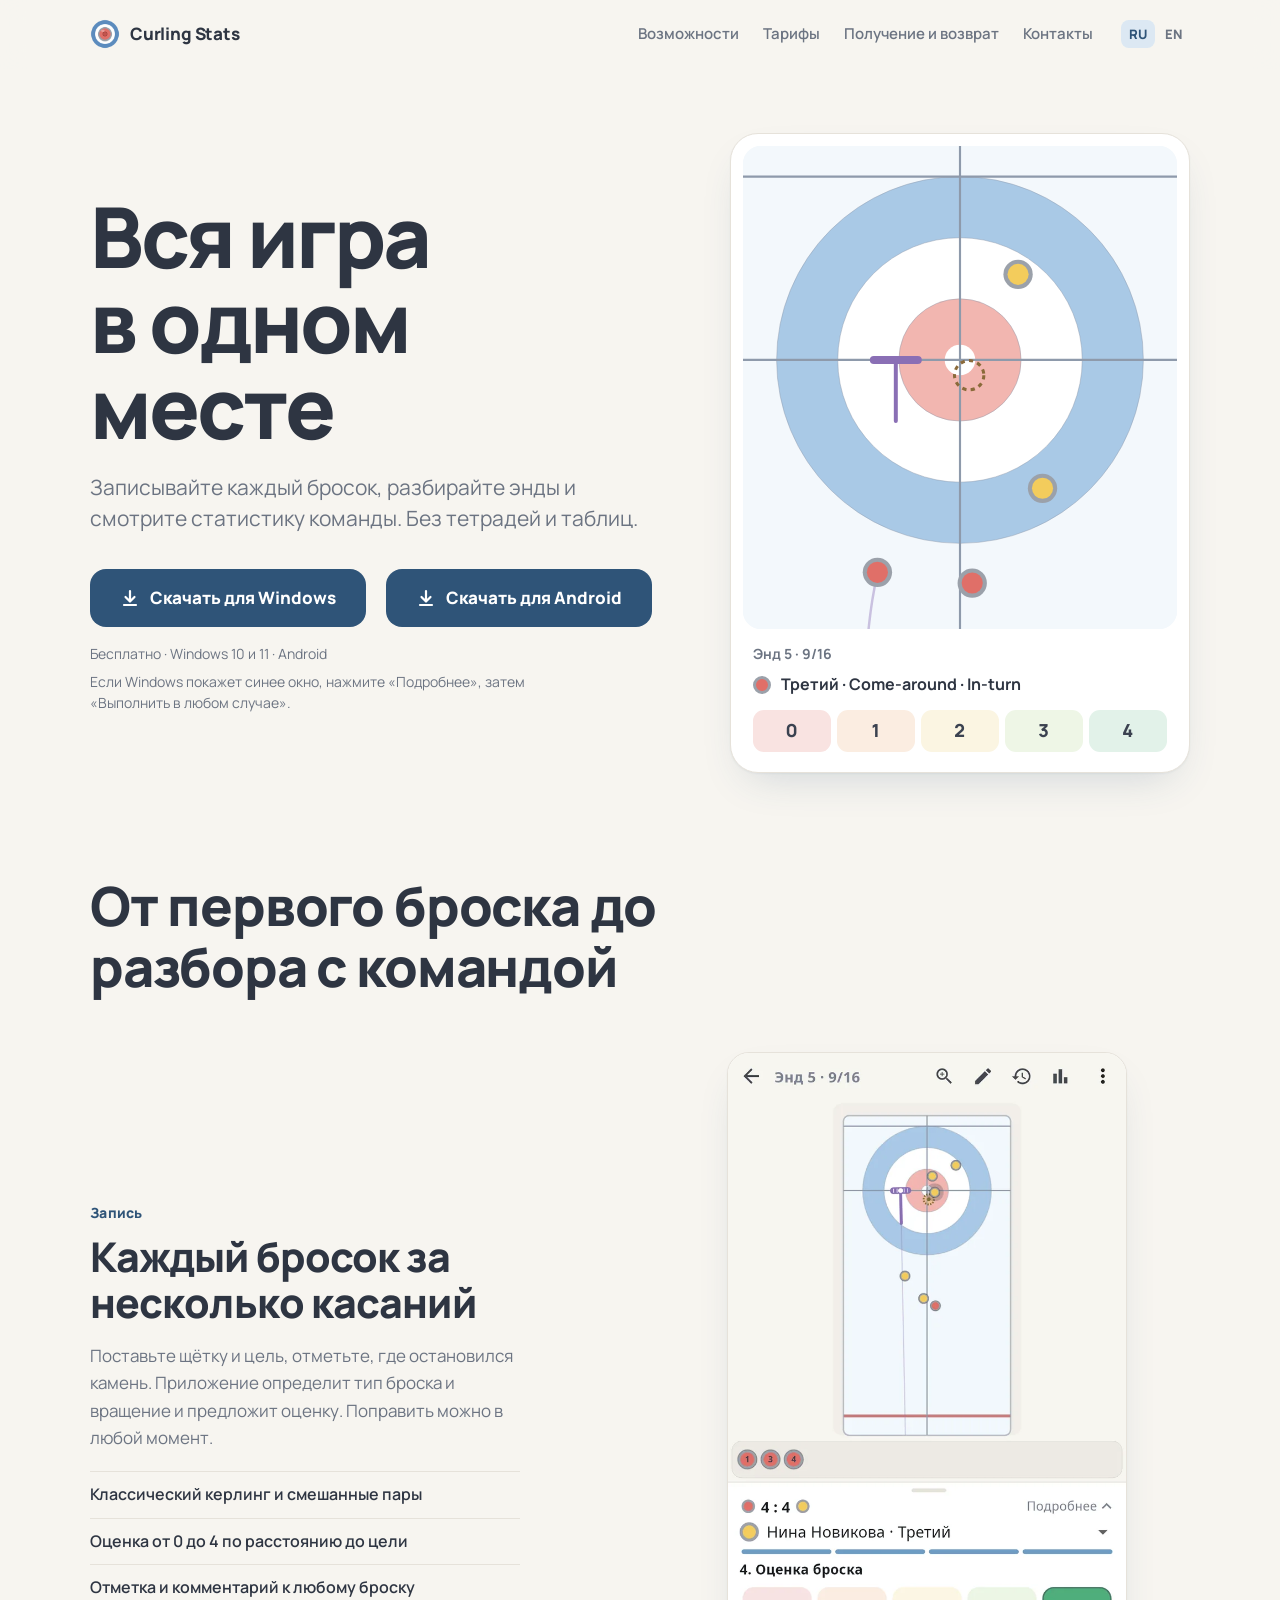
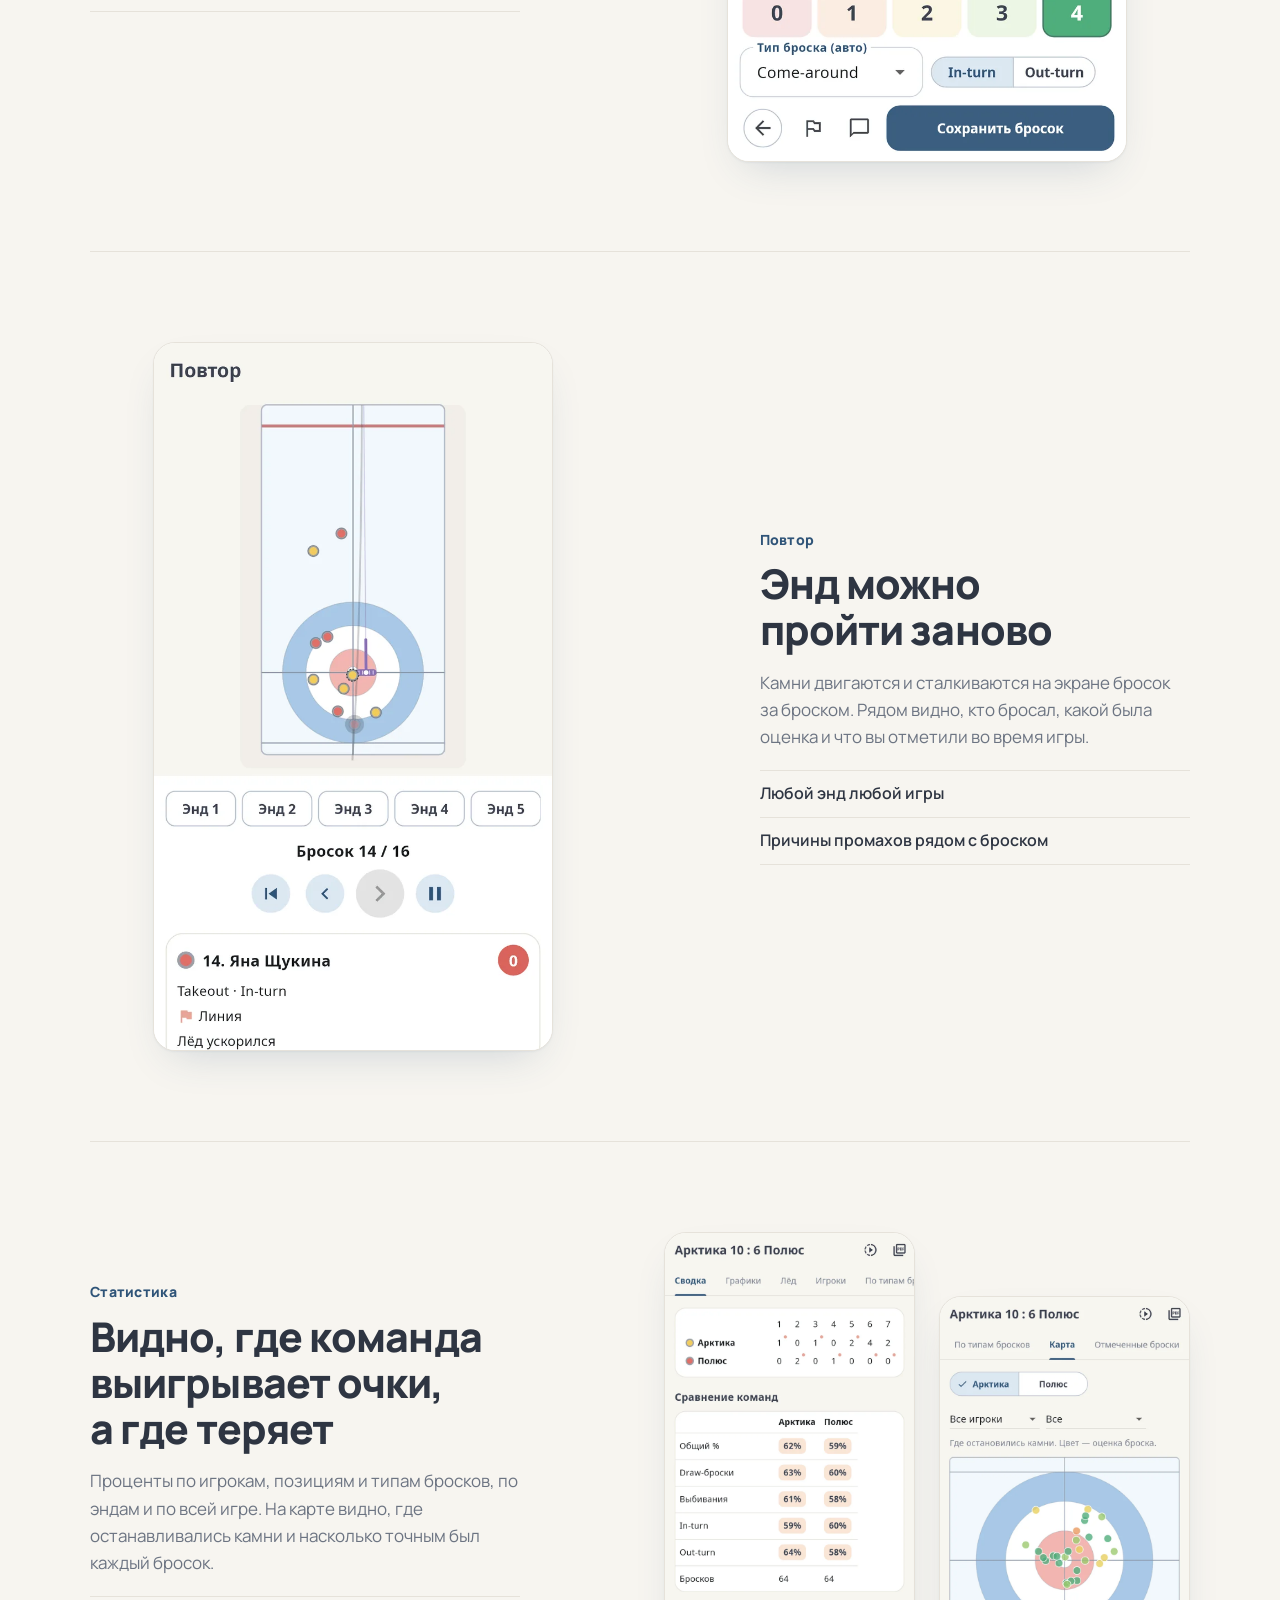
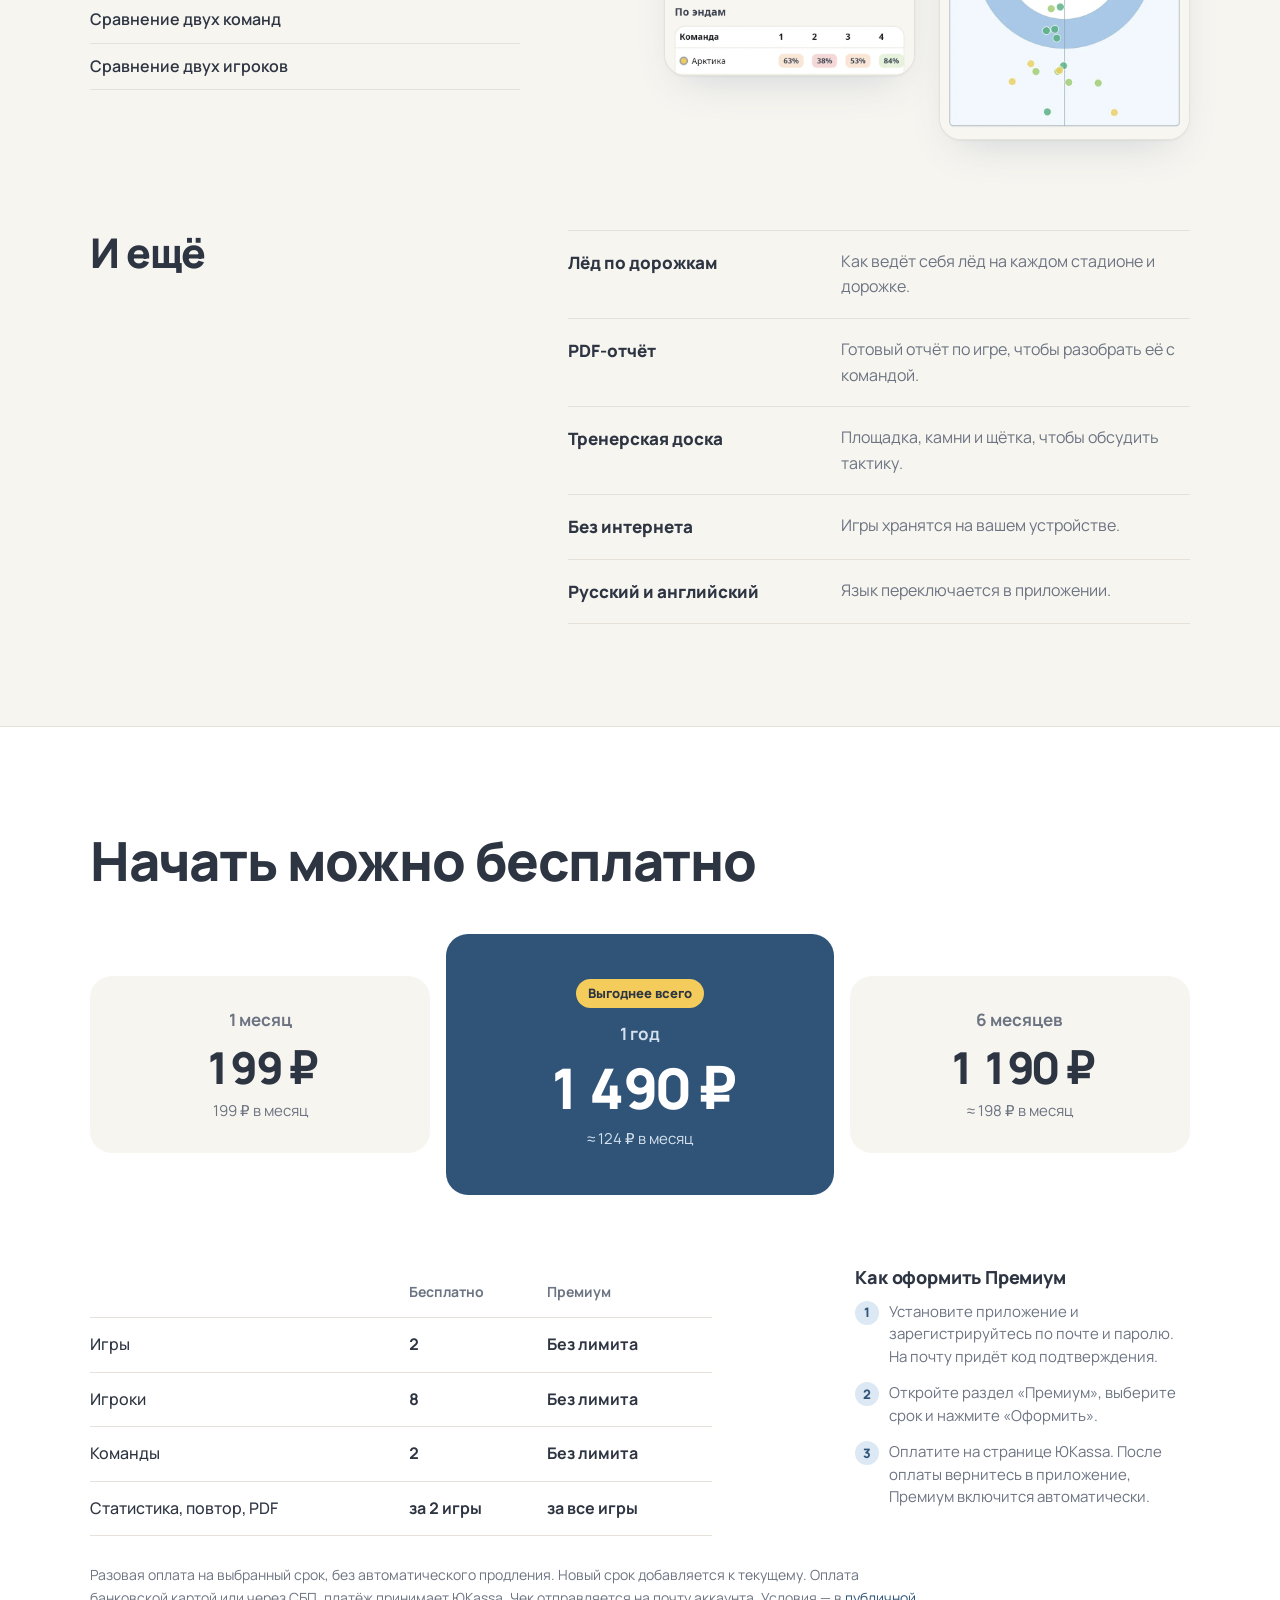
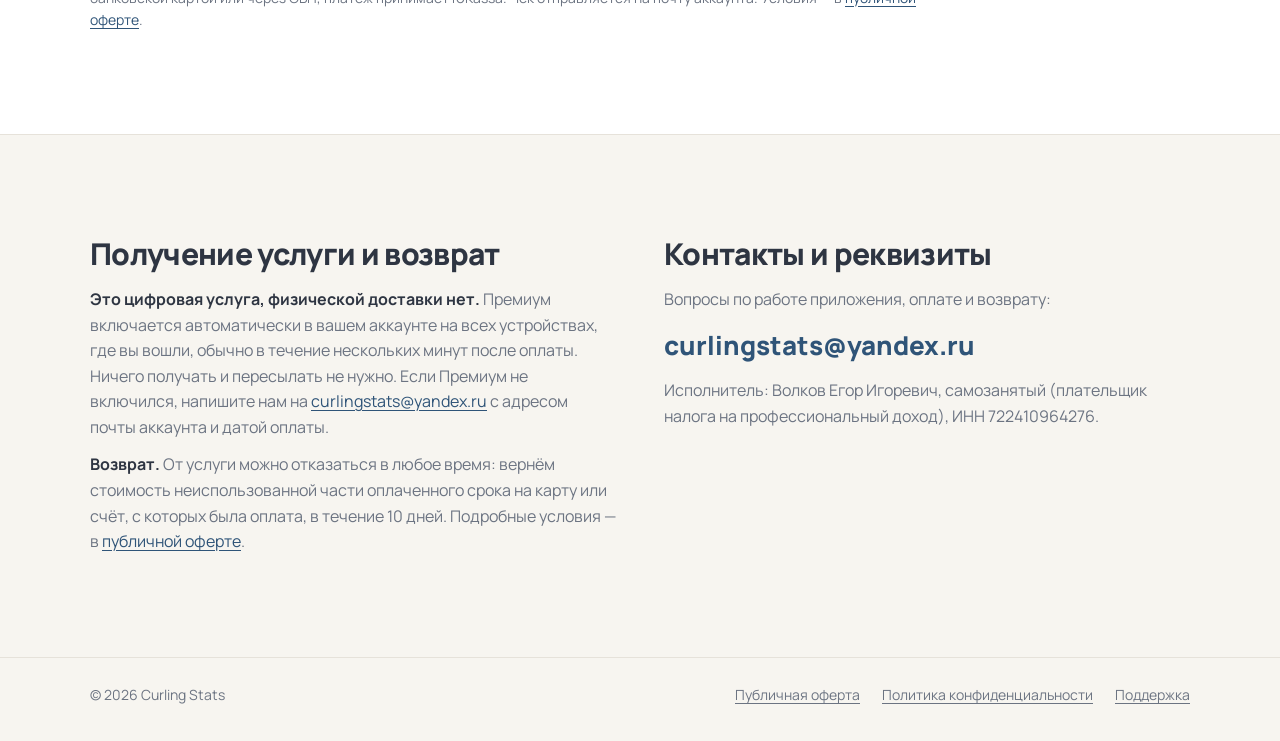
<file: index.html>
<!DOCTYPE html>
<html lang="ru">
<head>
<meta charset="utf-8">
<meta name="viewport" content="width=device-width, initial-scale=1">
<title>Curling Stats — приложение для статистики в керлинге</title>
<meta name="description" content="Приложение для тренеров по керлингу: запись бросков, повтор эндов, статистика команды и PDF-отчёт. Для Android и Windows, можно начать бесплатно.">
<link rel="canonical" href="https://curlingstats.ru/">
<link rel="alternate" hreflang="ru" href="https://curlingstats.ru/">
<link rel="alternate" hreflang="en" href="https://curlingstats.ru/en/">
<meta property="og:title" content="Curling Stats — вся игра в одном месте">
<meta property="og:description" content="Запись бросков, повтор эндов и статистика команды.">
<meta property="og:image" content="https://curlingstats.ru/assets/icon-512.png">
<meta property="og:url" content="https://curlingstats.ru/">
<meta name="theme-color" content="#F7F5F0">
<link rel="icon" href="/favicon.ico" sizes="any">
<link rel="icon" type="image/png" sizes="120x120" href="/assets/icon-120.png">
<link rel="icon" type="image/png" sizes="192x192" href="/assets/icon-192.png">
<link rel="apple-touch-icon" href="assets/icon-180.png">
<link rel="preload" href="assets/fonts/manrope-cyrillic.woff2" as="font" type="font/woff2" crossorigin>
<link rel="stylesheet" href="style.css">
<script>document.documentElement.className='js'</script>
</head>
<body>
<header class="site-head"><div class="wrap">
  <a class="brand" href="#top"><img src="assets/icon-96.png" alt="" width="30" height="30">Curling Stats</a>
  <nav class="site-nav" aria-label="Разделы">
    <a href="#features">Возможности</a>
    <a href="#prices">Тарифы</a>
    <a href="#delivery">Получение и возврат</a>
    <a href="#contacts">Контакты</a>
  </nav>
  <div class="lang"><span aria-current="true">RU</span><a href="en/" hreflang="en" lang="en">EN</a></div>
</div></header>

<main id="top">
<section class="hero"><div class="wrap">
  <div>
    <h1>Вся игра в&nbsp;одном месте</h1>
    <p class="lead">Записывайте каждый бросок, разбирайте энды и смотрите статистику команды. Без тетрадей и таблиц.</p>
    <div class="cta">
      <a class="btn" href="https://github.com/Grovlyd/curlingstats-site/releases/latest/download/CurlingStats_Setup.exe">
        <svg viewBox="0 0 20 20" fill="none" stroke="currentColor" stroke-width="2.2" stroke-linecap="round" stroke-linejoin="round" aria-hidden="true"><path d="M10 3v10M5.5 9 10 13.5 14.5 9M4 17h12"/></svg>
        Скачать для Windows
      </a>
      <a class="btn" href="https://github.com/Grovlyd/curlingstats-site/releases/latest/download/CurlingStats_Release.apk">
        <svg viewBox="0 0 20 20" fill="none" stroke="currentColor" stroke-width="2.2" stroke-linecap="round" stroke-linejoin="round" aria-hidden="true"><path d="M10 3v10M5.5 9 10 13.5 14.5 9M4 17h12"/></svg>
        Скачать для Android
      </a>
    </div>
    <p class="fine">Бесплатно · Windows 10 и 11 · Android</p>
    <p class="hint">Если Windows покажет синее окно, нажмите «Подробнее», затем «Выполнить в любом случае».</p>
  </div>
  <figure class="live" style="margin-block:0">
    <canvas id="sheet" role="img" aria-label="Анимация: камни движутся по льду к дому, каждый бросок получает оценку от 0 до 4"></canvas>
    <figcaption class="hud">
      <div class="hud-top" id="hud-shot">Энд 5 · 9/16</div>
      <div class="hud-row"><i id="hud-dot"></i><span id="hud-who">Третий · Come-around · In-turn</span></div>
      <div class="rate" aria-hidden="true"><b>0</b><b>1</b><b>2</b><b>3</b><b>4</b></div>
    </figcaption>
  </figure>
</div></section>

<section id="features"><div class="wrap">
  <h2 class="section-title reveal">От первого броска до разбора с&nbsp;командой</h2>

  <article class="chapter reveal">
    <div class="text">
      <div class="kicker">Запись</div>
      <h3>Каждый бросок за несколько касаний</h3>
      <p>Поставьте щётку и цель, отметьте, где остановился камень. Приложение определит тип броска и вращение и предложит оценку. Поправить можно в любой момент.</p>
      <ul>
        <li>Классический керлинг и смешанные пары</li>
        <li>Оценка от 0 до 4 по расстоянию до цели</li>
        <li>Отметка и комментарий к любому броску</li>
      </ul>
    </div>
    <div class="media single"><div class="shot"><img src="assets/shots/record.webp" width="720" height="1280" loading="lazy" alt="Экран записи броска: дом, камни и оценка от 0 до 4"></div></div>
  </article>

  <article class="chapter flip reveal">
    <div class="text">
      <div class="kicker">Повтор</div>
      <h3>Энд можно пройти заново</h3>
      <p>Камни двигаются и сталкиваются на экране бросок за броском. Рядом видно, кто бросал, какой была оценка и что вы отметили во время игры.</p>
      <ul>
        <li>Любой энд любой игры</li>
        <li>Причины промахов рядом с броском</li>
      </ul>
    </div>
    <div class="media single"><div class="shot"><img src="assets/shots/replay.webp" width="720" height="1280" loading="lazy" alt="Экран повтора: бросок 14 из 16 с оценкой и причиной промаха"></div></div>
  </article>

  <article class="chapter reveal">
    <div class="text">
      <div class="kicker">Статистика</div>
      <h3>Видно, где команда выигрывает очки, а&nbsp;где теряет</h3>
      <p>Проценты по игрокам, позициям и типам бросков, по эндам и по всей игре. На карте видно, где останавливались камни и насколько точным был каждый бросок.</p>
      <ul>
        <li>Сравнение двух команд</li>
        <li>Сравнение двух игроков</li>
      </ul>
    </div>
    <div class="media pair">
      <div class="shot"><img src="assets/shots/stats.webp" width="720" height="1280" loading="lazy" alt="Сводка игры: счёт по эндам и сравнение команд в процентах"></div>
      <div class="shot"><img src="assets/shots/map.webp" width="720" height="1280" loading="lazy" alt="Карта: точки остановки камней в доме, цвет показывает оценку броска"></div>
    </div>
  </article>
</div></section>

<section class="section" style="padding-top:0"><div class="wrap also reveal">
  <div class="head"><h2 class="section-title" style="font-size:clamp(28px,3.2vw,42px)">И&nbsp;ещё</h2></div>
  <dl>
    <div><dt>Лёд по дорожкам</dt><dd>Как ведёт себя лёд на каждом стадионе и дорожке.</dd></div>
    <div><dt>PDF-отчёт</dt><dd>Готовый отчёт по игре, чтобы разобрать её с командой.</dd></div>
    <div><dt>Тренерская доска</dt><dd>Площадка, камни и щётка, чтобы обсудить тактику.</dd></div>
    <div><dt>Без интернета</dt><dd>Игры хранятся на вашем устройстве.</dd></div>
    <div><dt>Русский и английский</dt><dd>Язык переключается в приложении.</dd></div>
  </dl>
</div></section>

<section class="section band" id="prices"><div class="wrap">
  <h2 class="section-title reveal">Начать можно бесплатно</h2>
  <div class="plans reveal">
    <div class="plan"><span>1 месяц</span><strong>199 ₽</strong><em>199 ₽ в месяц</em></div>
    <div class="plan best"><u>Выгоднее всего</u><span>1 год</span><strong>1 490 ₽</strong><em>≈ 124 ₽ в месяц</em></div>
    <div class="plan"><span>6 месяцев</span><strong>1 190 ₽</strong><em>≈ 198 ₽ в месяц</em></div>
  </div>
  <div class="compare-wrap reveal">
    <table class="compare">
      <thead><tr><th scope="col"></th><th scope="col">Бесплатно</th><th scope="col">Премиум</th></tr></thead>
      <tbody>
        <tr><td>Игры</td><td>2</td><td>Без лимита</td></tr>
        <tr><td>Игроки</td><td>8</td><td>Без лимита</td></tr>
        <tr><td>Команды</td><td>2</td><td>Без лимита</td></tr>
        <tr><td>Статистика, повтор, PDF</td><td>за 2 игры</td><td>за все игры</td></tr>
      </tbody>
    </table>
    <div class="steps">
      <h3>Как оформить Премиум</h3>
      <ol>
        <li>Установите приложение и зарегистрируйтесь по почте и паролю. На почту придёт код подтверждения.</li>
        <li>Откройте раздел «Премиум», выберите срок и нажмите «Оформить».</li>
        <li>Оплатите на странице ЮKassa. После оплаты вернитесь в приложение, Премиум включится автоматически.</li>
      </ol>
    </div>
  </div>
  <p class="pay-note">Разовая оплата на выбранный срок, без автоматического продления. Новый срок добавляется к текущему. Оплата банковской картой или через СБП, платёж принимает ЮKassa. Чек отправляется на почту аккаунта. Условия — в <a href="offer.html">публичной оферте</a>.</p>
</div></section>

<section class="section"><div class="wrap terms">
  <div id="delivery">
    <h2>Получение услуги и возврат</h2>
    <p><b>Это цифровая услуга, физической доставки нет.</b> Премиум включается автоматически в вашем аккаунте на всех устройствах, где вы вошли, обычно в течение нескольких минут после оплаты. Ничего получать и пересылать не нужно. Если Премиум не включился, напишите нам на <a href="mailto:curlingstats@yandex.ru">curlingstats@yandex.ru</a> с адресом почты аккаунта и датой оплаты.</p>
    <p><b>Возврат.</b> От услуги можно отказаться в любое время: вернём стоимость неиспользованной части оплаченного срока на карту или счёт, с которых была оплата, в течение 10 дней. Подробные условия — в <a href="offer.html">публичной оферте</a>.</p>
  </div>
  <div id="contacts">
    <h2>Контакты и реквизиты</h2>
    <p>Вопросы по работе приложения, оплате и возврату:</p>
    <p><a class="mail" href="mailto:curlingstats@yandex.ru">curlingstats@yandex.ru</a></p>
    <p>Исполнитель: Волков Егор Игоревич, самозанятый (плательщик налога на профессиональный доход), ИНН 722410964276.</p>
  </div>
</div></section>
</main>

<footer class="site-foot"><div class="wrap">
  <span>© 2026 Curling Stats</span>
  <nav aria-label="Документы">
    <a href="offer.html">Публичная оферта</a>
    <a href="privacy.html">Политика конфиденциальности</a>
    <a href="mailto:curlingstats@yandex.ru">Поддержка</a>
  </nav>
</div></footer>
<script src="app.js"></script>
</body>
</html>
</file>
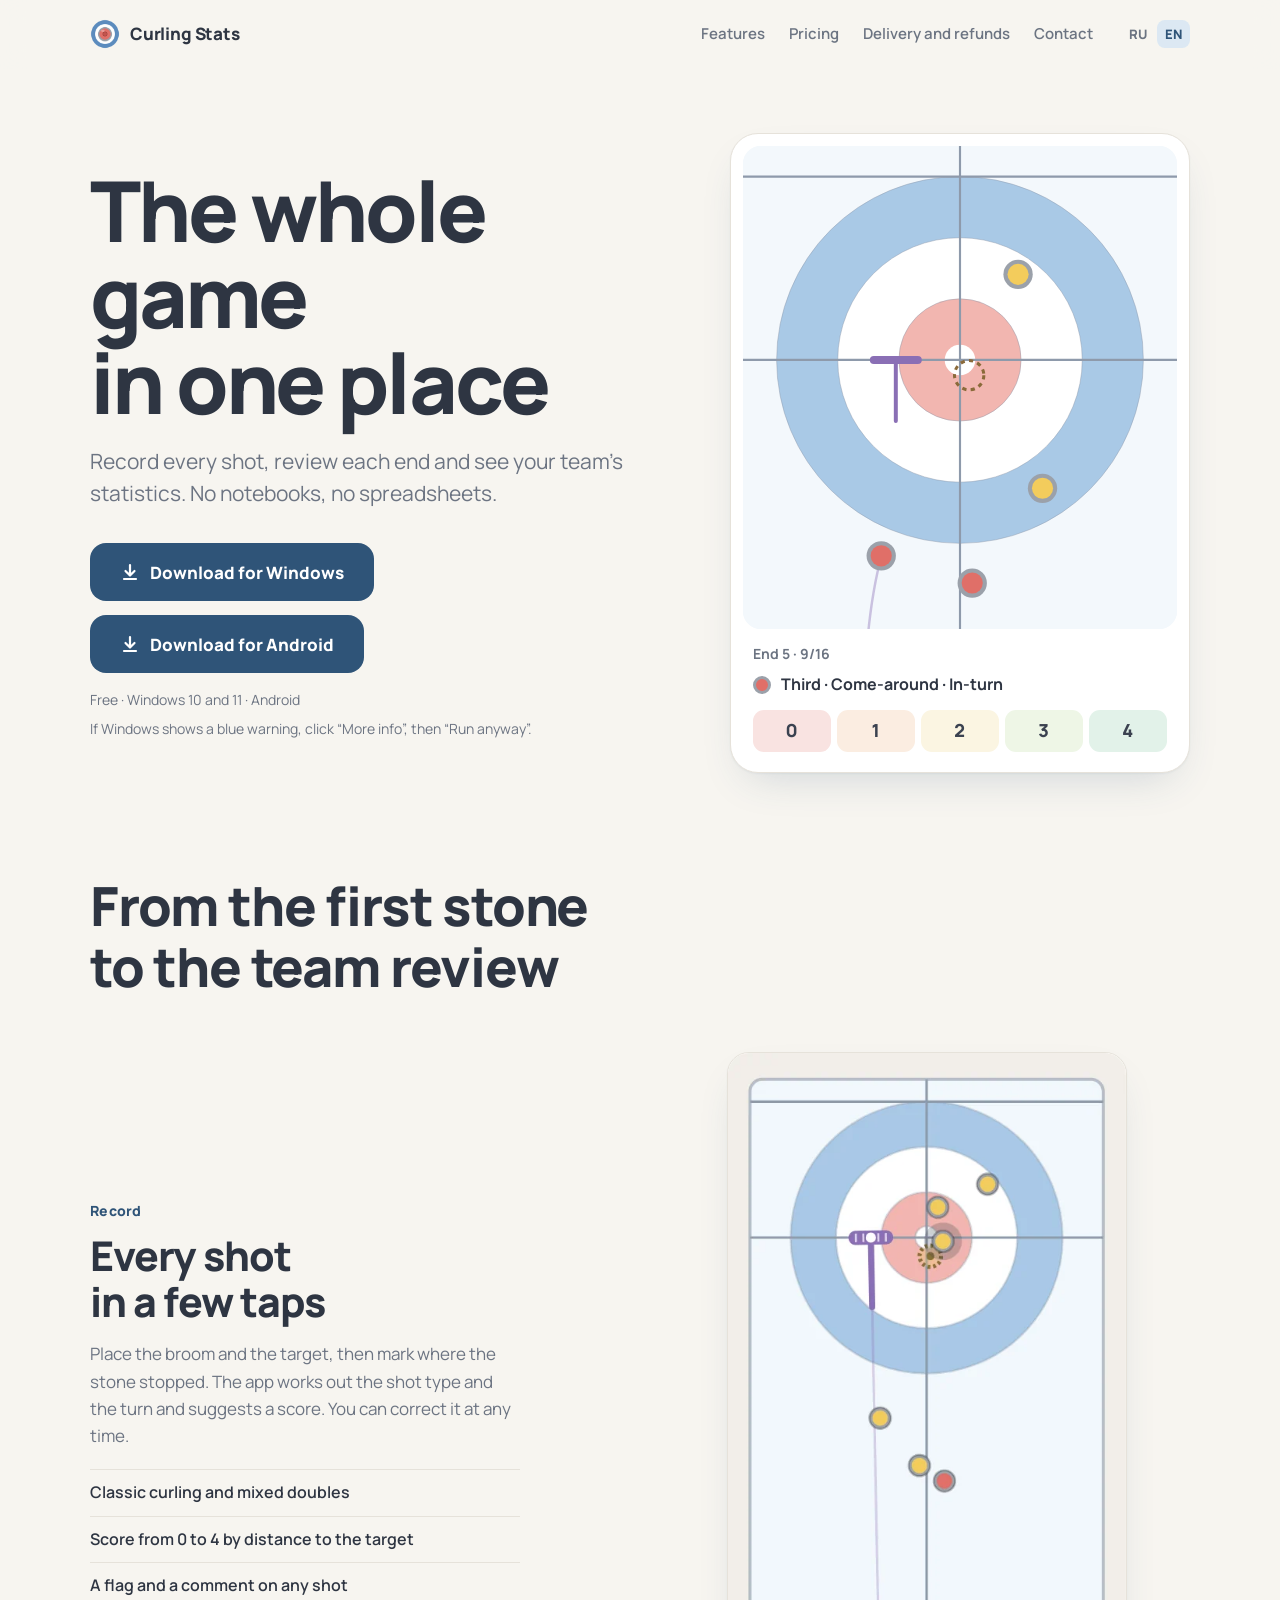
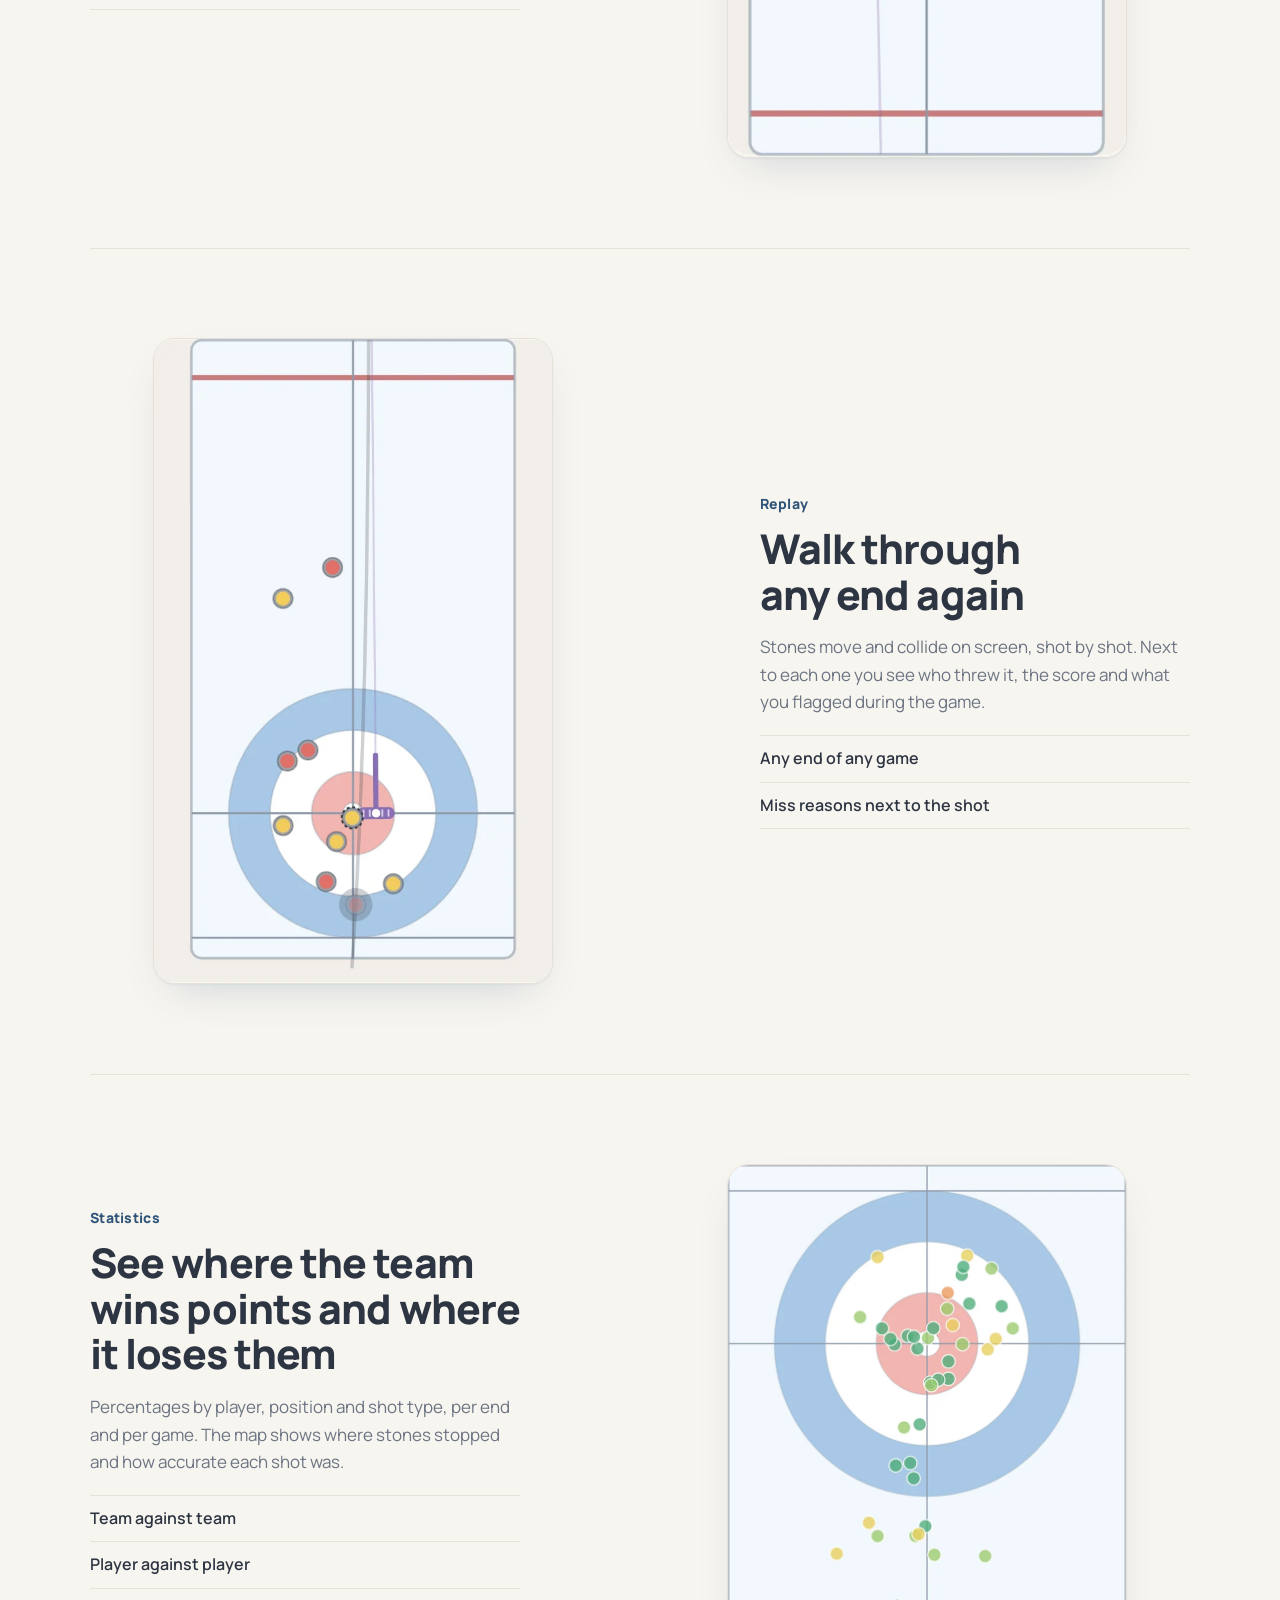
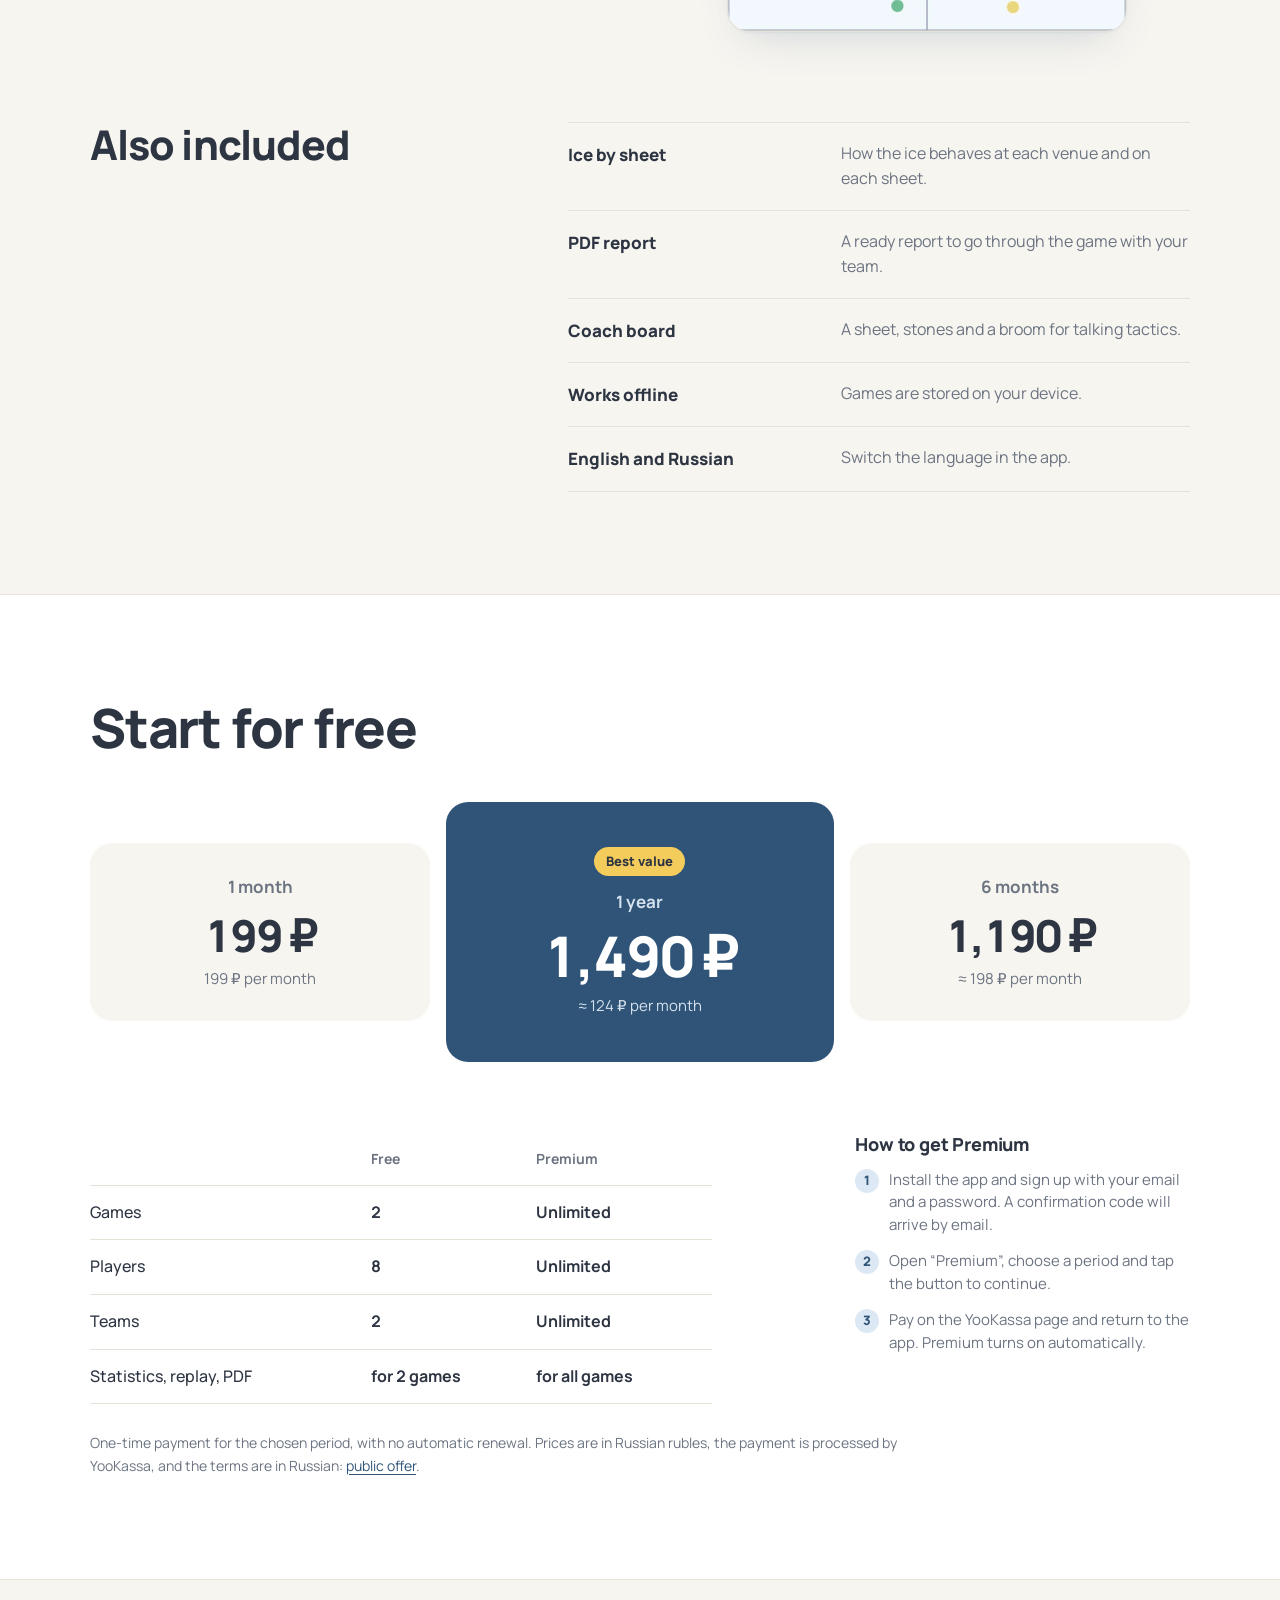
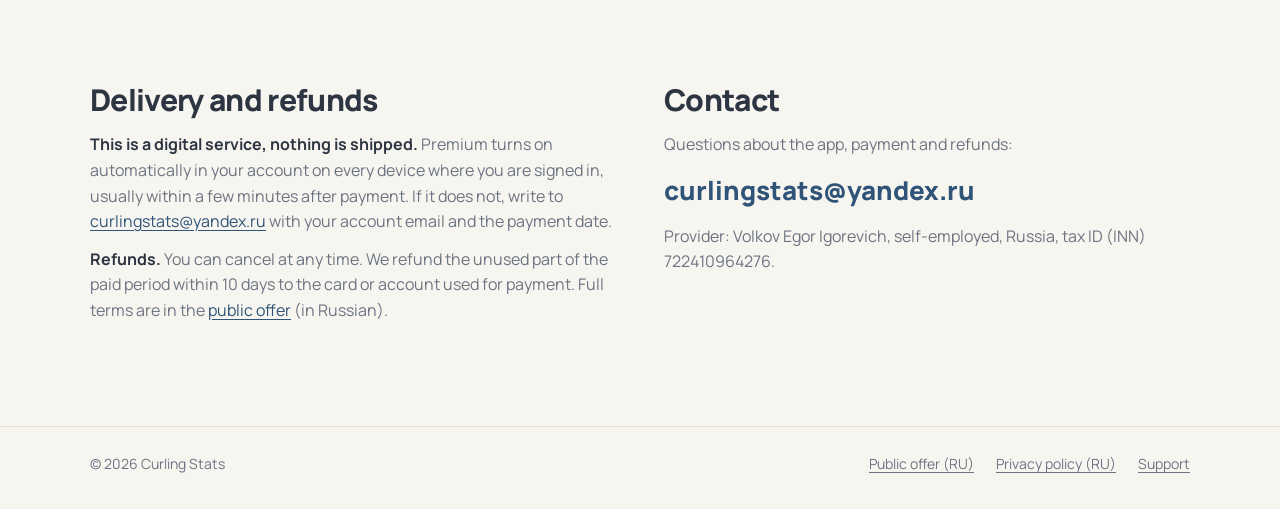
<file: en/index.html>
<!DOCTYPE html>
<html lang="en">
<head>
<meta charset="utf-8">
<meta name="viewport" content="width=device-width, initial-scale=1">
<title>Curling Stats — curling game statistics</title>
<meta name="description" content="An app for curling coaches: record every shot, replay ends, see team statistics and export a PDF report. For Android and Windows, free to start.">
<link rel="canonical" href="https://curlingstats.ru/en/">
<link rel="alternate" hreflang="ru" href="https://curlingstats.ru/">
<link rel="alternate" hreflang="en" href="https://curlingstats.ru/en/">
<meta property="og:title" content="Curling Stats — the whole game in one place">
<meta property="og:description" content="Record shots, replay ends and see team statistics.">
<meta property="og:image" content="https://curlingstats.ru/assets/icon-512.png">
<meta property="og:url" content="https://curlingstats.ru/en/">
<meta name="theme-color" content="#F7F5F0">
<link rel="icon" href="/favicon.ico" sizes="any">
<link rel="icon" type="image/png" sizes="120x120" href="/assets/icon-120.png">
<link rel="icon" type="image/png" sizes="192x192" href="/assets/icon-192.png">
<link rel="apple-touch-icon" href="../assets/icon-180.png">
<link rel="preload" href="../assets/fonts/manrope-latin.woff2" as="font" type="font/woff2" crossorigin>
<link rel="stylesheet" href="../style.css">
<script>document.documentElement.className='js'</script>
</head>
<body>
<header class="site-head"><div class="wrap">
  <a class="brand" href="#top"><img src="../assets/icon-96.png" alt="" width="30" height="30">Curling Stats</a>
  <nav class="site-nav" aria-label="Sections">
    <a href="#features">Features</a>
    <a href="#prices">Pricing</a>
    <a href="#delivery">Delivery and refunds</a>
    <a href="#contacts">Contact</a>
  </nav>
  <div class="lang"><a href="../" hreflang="ru" lang="ru">RU</a><span aria-current="true">EN</span></div>
</div></header>

<main id="top">
<section class="hero"><div class="wrap">
  <div>
    <h1>The whole game in&nbsp;one place</h1>
    <p class="lead">Record every shot, review each end and see your team's statistics. No notebooks, no spreadsheets.</p>
    <div class="cta">
      <a class="btn" href="https://github.com/Grovlyd/curlingstats-site/releases/latest/download/CurlingStats_Setup.exe">
        <svg viewBox="0 0 20 20" fill="none" stroke="currentColor" stroke-width="2.2" stroke-linecap="round" stroke-linejoin="round" aria-hidden="true"><path d="M10 3v10M5.5 9 10 13.5 14.5 9M4 17h12"/></svg>
        Download for Windows
      </a>
      <a class="btn" href="https://github.com/Grovlyd/curlingstats-site/releases/latest/download/CurlingStats_Release.apk">
        <svg viewBox="0 0 20 20" fill="none" stroke="currentColor" stroke-width="2.2" stroke-linecap="round" stroke-linejoin="round" aria-hidden="true"><path d="M10 3v10M5.5 9 10 13.5 14.5 9M4 17h12"/></svg>
        Download for Android
      </a>
    </div>
    <p class="fine">Free · Windows 10 and 11 · Android</p>
    <p class="hint">If Windows shows a blue warning, click “More info”, then “Run anyway”.</p>
  </div>
  <figure class="live" style="margin-block:0">
    <canvas id="sheet" role="img" aria-label="Animation: stones travel down the ice to the house and each shot gets a score from 0 to 4"></canvas>
    <figcaption class="hud">
      <div class="hud-top" id="hud-shot">End 5 · 9/16</div>
      <div class="hud-row"><i id="hud-dot"></i><span id="hud-who">Third · Come-around · In-turn</span></div>
      <div class="rate" aria-hidden="true"><b>0</b><b>1</b><b>2</b><b>3</b><b>4</b></div>
    </figcaption>
  </figure>
</div></section>

<section id="features"><div class="wrap">
  <h2 class="section-title reveal">From the first stone to the team review</h2>

  <article class="chapter reveal">
    <div class="text">
      <div class="kicker">Record</div>
      <h3>Every shot in a few taps</h3>
      <p>Place the broom and the target, then mark where the stone stopped. The app works out the shot type and the turn and suggests a score. You can correct it at any time.</p>
      <ul>
        <li>Classic curling and mixed doubles</li>
        <li>Score from 0 to 4 by distance to the target</li>
        <li>A flag and a comment on any shot</li>
      </ul>
    </div>
    <div class="media single"><div class="shot"><img src="../assets/shots/record-board.webp" width="511" height="904" loading="lazy" alt="The sheet in the app with stones, broom and target"></div></div>
  </article>

  <article class="chapter flip reveal">
    <div class="text">
      <div class="kicker">Replay</div>
      <h3>Walk through any end again</h3>
      <p>Stones move and collide on screen, shot by shot. Next to each one you see who threw it, the score and what you flagged during the game.</p>
      <ul>
        <li>Any end of any game</li>
        <li>Miss reasons next to the shot</li>
      </ul>
    </div>
    <div class="media single"><div class="shot"><img src="../assets/shots/replay-board.webp" width="612" height="990" loading="lazy" alt="Replay of an end with the path of a stone on the sheet"></div></div>
  </article>

  <article class="chapter reveal">
    <div class="text">
      <div class="kicker">Statistics</div>
      <h3>See where the team wins points and&nbsp;where it loses them</h3>
      <p>Percentages by player, position and shot type, per end and per game. The map shows where stones stopped and how accurate each shot was.</p>
      <ul>
        <li>Team against team</li>
        <li>Player against player</li>
      </ul>
    </div>
    <div class="media single"><div class="shot"><img src="../assets/shots/map-board.webp" width="800" height="936" loading="lazy" alt="Map of the house: dots show where stones stopped, the colour shows the shot score"></div></div>
  </article>
</div></section>

<section class="section" style="padding-top:0"><div class="wrap also reveal">
  <div class="head"><h2 class="section-title" style="font-size:clamp(28px,3.2vw,42px)">Also included</h2></div>
  <dl>
    <div><dt>Ice by sheet</dt><dd>How the ice behaves at each venue and on each sheet.</dd></div>
    <div><dt>PDF report</dt><dd>A ready report to go through the game with your team.</dd></div>
    <div><dt>Coach board</dt><dd>A sheet, stones and a broom for talking tactics.</dd></div>
    <div><dt>Works offline</dt><dd>Games are stored on your device.</dd></div>
    <div><dt>English and Russian</dt><dd>Switch the language in the app.</dd></div>
  </dl>
</div></section>

<section class="section band" id="prices"><div class="wrap">
  <h2 class="section-title reveal">Start for free</h2>
  <div class="plans reveal">
    <div class="plan"><span>1 month</span><strong>199 ₽</strong><em>199 ₽ per month</em></div>
    <div class="plan best"><u>Best value</u><span>1 year</span><strong>1,490 ₽</strong><em>≈ 124 ₽ per month</em></div>
    <div class="plan"><span>6 months</span><strong>1,190 ₽</strong><em>≈ 198 ₽ per month</em></div>
  </div>
  <div class="compare-wrap reveal">
    <table class="compare">
      <thead><tr><th scope="col"></th><th scope="col">Free</th><th scope="col">Premium</th></tr></thead>
      <tbody>
        <tr><td>Games</td><td>2</td><td>Unlimited</td></tr>
        <tr><td>Players</td><td>8</td><td>Unlimited</td></tr>
        <tr><td>Teams</td><td>2</td><td>Unlimited</td></tr>
        <tr><td>Statistics, replay, PDF</td><td>for 2 games</td><td>for all games</td></tr>
      </tbody>
    </table>
    <div class="steps">
      <h3>How to get Premium</h3>
      <ol>
        <li>Install the app and sign up with your email and a password. A confirmation code will arrive by email.</li>
        <li>Open “Premium”, choose a period and tap the button to continue.</li>
        <li>Pay on the YooKassa page and return to the app. Premium turns on automatically.</li>
      </ol>
    </div>
  </div>
  <p class="pay-note">One-time payment for the chosen period, with no automatic renewal. Prices are in Russian rubles, the payment is processed by YooKassa, and the terms are in Russian: <a href="../offer.html">public offer</a>.</p>
</div></section>

<section class="section"><div class="wrap terms">
  <div id="delivery">
    <h2>Delivery and refunds</h2>
    <p><b>This is a digital service, nothing is shipped.</b> Premium turns on automatically in your account on every device where you are signed in, usually within a few minutes after payment. If it does not, write to <a href="mailto:curlingstats@yandex.ru">curlingstats@yandex.ru</a> with your account email and the payment date.</p>
    <p><b>Refunds.</b> You can cancel at any time. We refund the unused part of the paid period within 10 days to the card or account used for payment. Full terms are in the <a href="../offer.html">public offer</a> (in Russian).</p>
  </div>
  <div id="contacts">
    <h2>Contact</h2>
    <p>Questions about the app, payment and refunds:</p>
    <p><a class="mail" href="mailto:curlingstats@yandex.ru">curlingstats@yandex.ru</a></p>
    <p>Provider: Volkov Egor Igorevich, self-employed, Russia, tax ID (INN) 722410964276.</p>
  </div>
</div></section>
</main>

<footer class="site-foot"><div class="wrap">
  <span>© 2026 Curling Stats</span>
  <nav aria-label="Documents">
    <a href="../offer.html">Public offer (RU)</a>
    <a href="../privacy.html">Privacy policy (RU)</a>
    <a href="mailto:curlingstats@yandex.ru">Support</a>
  </nav>
</div></footer>
<script src="../app.js"></script>
</body>
</html>
</file>
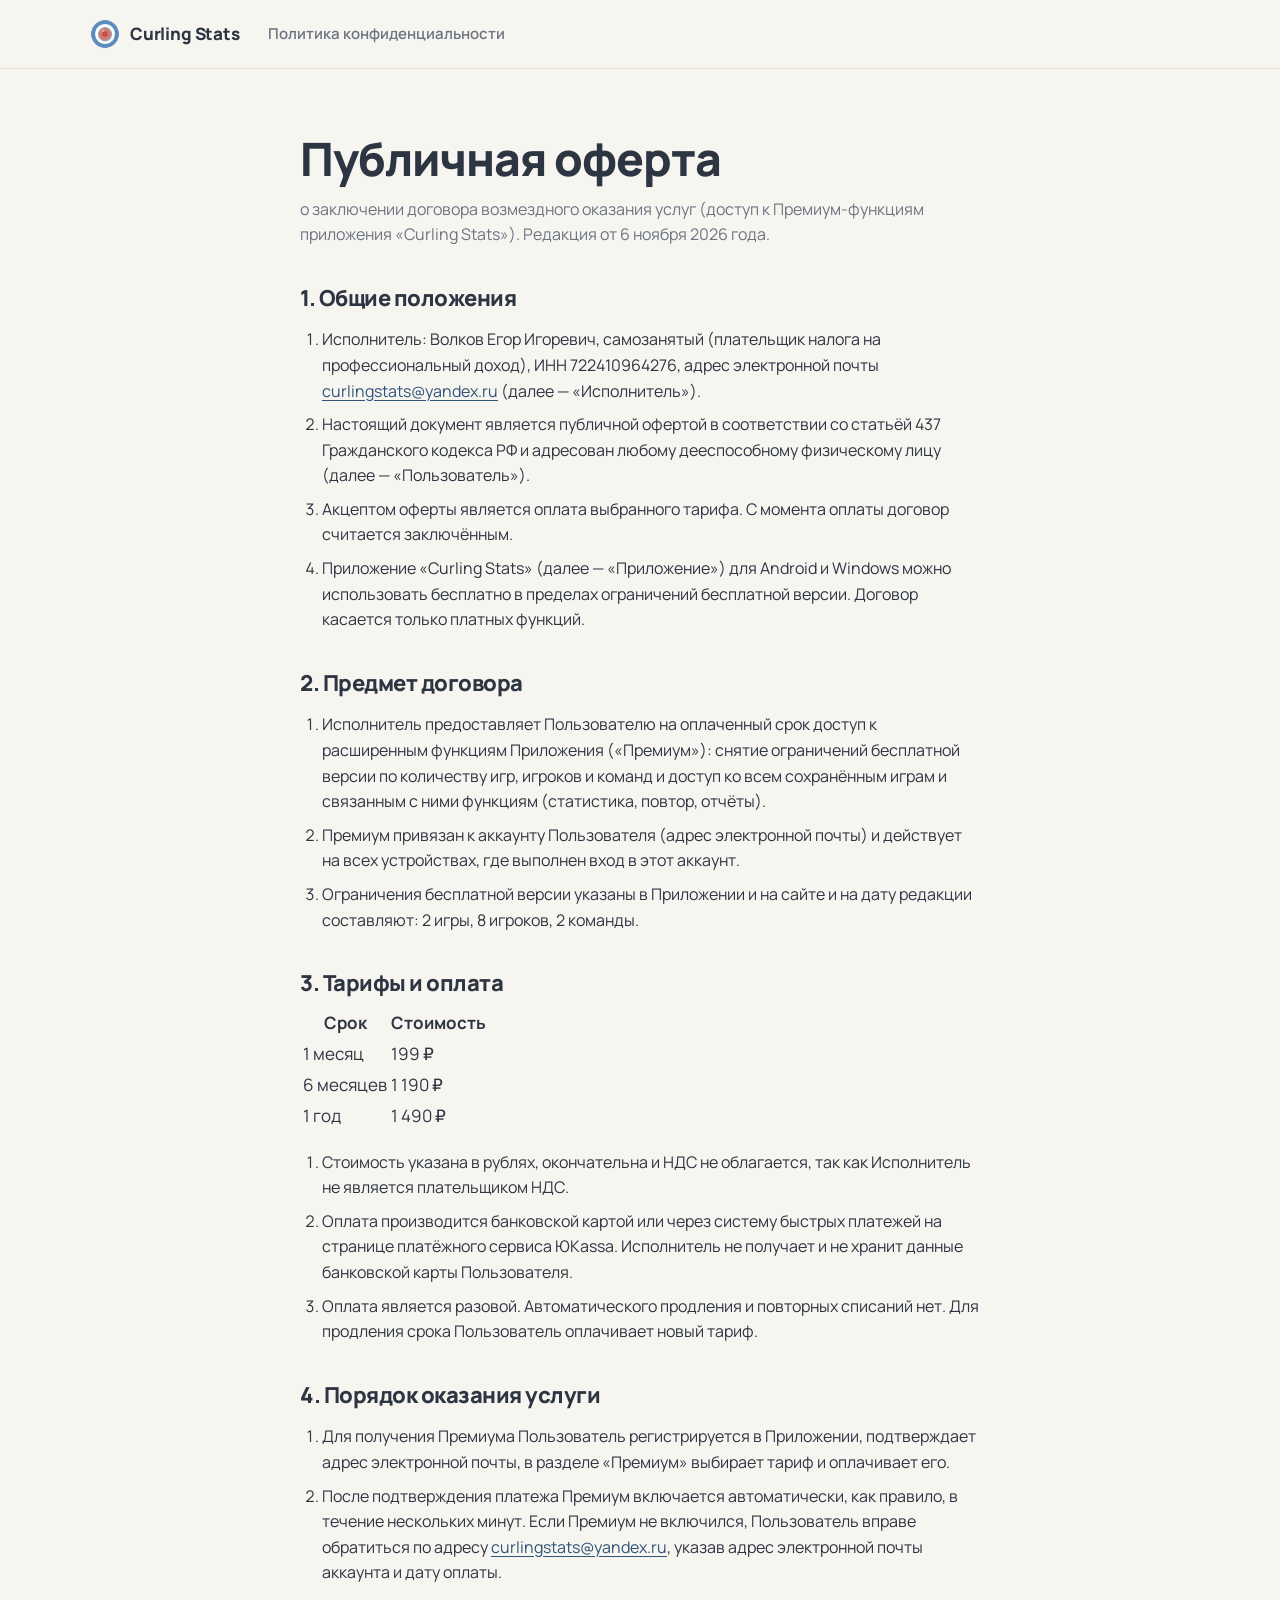
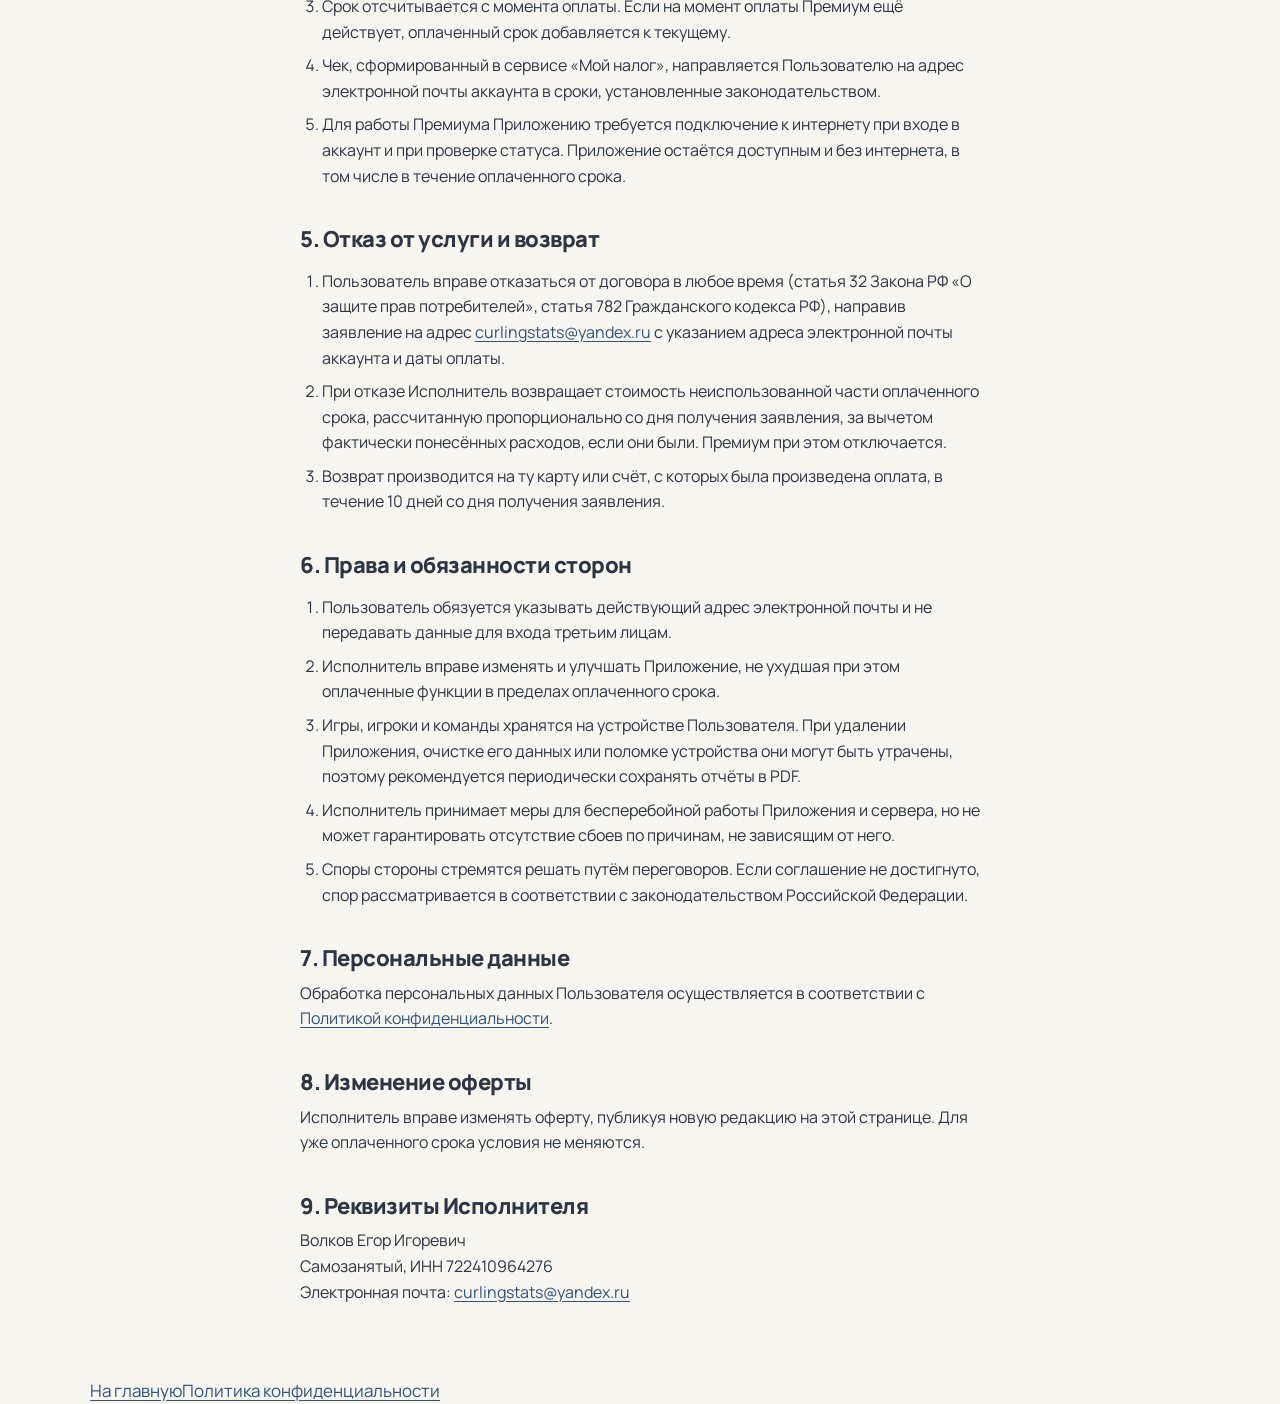
<file: offer.html>
<!DOCTYPE html>
<html lang="ru">
<head>
<meta charset="utf-8">
<meta name="viewport" content="width=device-width, initial-scale=1">
<title>Публичная оферта — Curling Stats</title>
<link rel="icon" href="/favicon.ico" sizes="any">
<link rel="icon" type="image/png" sizes="120x120" href="/assets/icon-120.png">
<link rel="icon" type="image/png" sizes="192x192" href="/assets/icon-192.png">
<link rel="stylesheet" href="style.css">
</head>
<body>
<nav class="top"><div class="wrap"><a class="brand" href="index.html"><img src="assets/icon-96.png" alt="" width="30" height="30">Curling Stats</a><a href="privacy.html">Политика конфиденциальности</a></div></nav>
<main class="legal"><div class="wrap">

<h1>Публичная оферта</h1>
<p class="muted">о заключении договора возмездного оказания услуг (доступ к Премиум-функциям приложения «Curling Stats»). Редакция от 6 ноября 2026 года.</p>

<h2>1. Общие положения</h2>
<ol>
  <li>Исполнитель: Волков Егор Игоревич, самозанятый (плательщик налога на профессиональный доход), ИНН 722410964276, адрес электронной почты <a href="mailto:curlingstats@yandex.ru">curlingstats@yandex.ru</a> (далее — «Исполнитель»).</li>
  <li>Настоящий документ является публичной офертой в соответствии со статьёй 437 Гражданского кодекса РФ и адресован любому дееспособному физическому лицу (далее — «Пользователь»).</li>
  <li>Акцептом оферты является оплата выбранного тарифа. С момента оплаты договор считается заключённым.</li>
  <li>Приложение «Curling Stats» (далее — «Приложение») для Android и Windows можно использовать бесплатно в пределах ограничений бесплатной версии. Договор касается только платных функций.</li>
</ol>

<h2>2. Предмет договора</h2>
<ol>
  <li>Исполнитель предоставляет Пользователю на оплаченный срок доступ к расширенным функциям Приложения («Премиум»): снятие ограничений бесплатной версии по количеству игр, игроков и команд и доступ ко всем сохранённым играм и связанным с ними функциям (статистика, повтор, отчёты).</li>
  <li>Премиум привязан к аккаунту Пользователя (адрес электронной почты) и действует на всех устройствах, где выполнен вход в этот аккаунт.</li>
  <li>Ограничения бесплатной версии указаны в Приложении и на сайте и на дату редакции составляют: 2 игры, 8 игроков, 2 команды.</li>
</ol>

<h2>3. Тарифы и оплата</h2>
<table>
  <tr><th>Срок</th><th>Стоимость</th></tr>
  <tr><td>1 месяц</td><td>199 ₽</td></tr>
  <tr><td>6 месяцев</td><td>1 190 ₽</td></tr>
  <tr><td>1 год</td><td>1 490 ₽</td></tr>
</table>
<ol>
  <li>Стоимость указана в рублях, окончательна и НДС не облагается, так как Исполнитель не является плательщиком НДС.</li>
  <li>Оплата производится банковской картой или через систему быстрых платежей на странице платёжного сервиса ЮKassa. Исполнитель не получает и не хранит данные банковской карты Пользователя.</li>
  <li>Оплата является разовой. Автоматического продления и повторных списаний нет. Для продления срока Пользователь оплачивает новый тариф.</li>
</ol>

<h2>4. Порядок оказания услуги</h2>
<ol>
  <li>Для получения Премиума Пользователь регистрируется в Приложении, подтверждает адрес электронной почты, в разделе «Премиум» выбирает тариф и оплачивает его.</li>
  <li>После подтверждения платежа Премиум включается автоматически, как правило, в течение нескольких минут. Если Премиум не включился, Пользователь вправе обратиться по адресу <a href="mailto:curlingstats@yandex.ru">curlingstats@yandex.ru</a>, указав адрес электронной почты аккаунта и дату оплаты.</li>
  <li>Срок отсчитывается с момента оплаты. Если на момент оплаты Премиум ещё действует, оплаченный срок добавляется к текущему.</li>
  <li>Чек, сформированный в сервисе «Мой налог», направляется Пользователю на адрес электронной почты аккаунта в сроки, установленные законодательством.</li>
  <li>Для работы Премиума Приложению требуется подключение к интернету при входе в аккаунт и при проверке статуса. Приложение остаётся доступным и без интернета, в том числе в течение оплаченного срока.</li>
</ol>

<h2>5. Отказ от услуги и возврат</h2>
<ol>
  <li>Пользователь вправе отказаться от договора в любое время (статья 32 Закона РФ «О защите прав потребителей», статья 782 Гражданского кодекса РФ), направив заявление на адрес <a href="mailto:curlingstats@yandex.ru">curlingstats@yandex.ru</a> с указанием адреса электронной почты аккаунта и даты оплаты.</li>
  <li>При отказе Исполнитель возвращает стоимость неиспользованной части оплаченного срока, рассчитанную пропорционально со дня получения заявления, за вычетом фактически понесённых расходов, если они были. Премиум при этом отключается.</li>
  <li>Возврат производится на ту карту или счёт, с которых была произведена оплата, в течение 10 дней со дня получения заявления.</li>
</ol>

<h2>6. Права и обязанности сторон</h2>
<ol>
  <li>Пользователь обязуется указывать действующий адрес электронной почты и не передавать данные для входа третьим лицам.</li>
  <li>Исполнитель вправе изменять и улучшать Приложение, не ухудшая при этом оплаченные функции в пределах оплаченного срока.</li>
  <li>Игры, игроки и команды хранятся на устройстве Пользователя. При удалении Приложения, очистке его данных или поломке устройства они могут быть утрачены, поэтому рекомендуется периодически сохранять отчёты в PDF.</li>
  <li>Исполнитель принимает меры для бесперебойной работы Приложения и сервера, но не может гарантировать отсутствие сбоев по причинам, не зависящим от него.</li>
  <li>Споры стороны стремятся решать путём переговоров. Если соглашение не достигнуто, спор рассматривается в соответствии с законодательством Российской Федерации.</li>
</ol>

<h2>7. Персональные данные</h2>
<p>Обработка персональных данных Пользователя осуществляется в соответствии с <a href="privacy.html">Политикой конфиденциальности</a>.</p>

<h2>8. Изменение оферты</h2>
<p>Исполнитель вправе изменять оферту, публикуя новую редакцию на этой странице. Для уже оплаченного срока условия не меняются.</p>

<h2>9. Реквизиты Исполнителя</h2>
<p>Волков Егор Игоревич<br>Самозанятый, ИНН 722410964276<br>Электронная почта: <a href="mailto:curlingstats@yandex.ru">curlingstats@yandex.ru</a></p>

</div></main>
<footer><div class="wrap"><a href="index.html">На главную</a><a href="privacy.html">Политика конфиденциальности</a></div></footer>
</body>
</html>
</file>
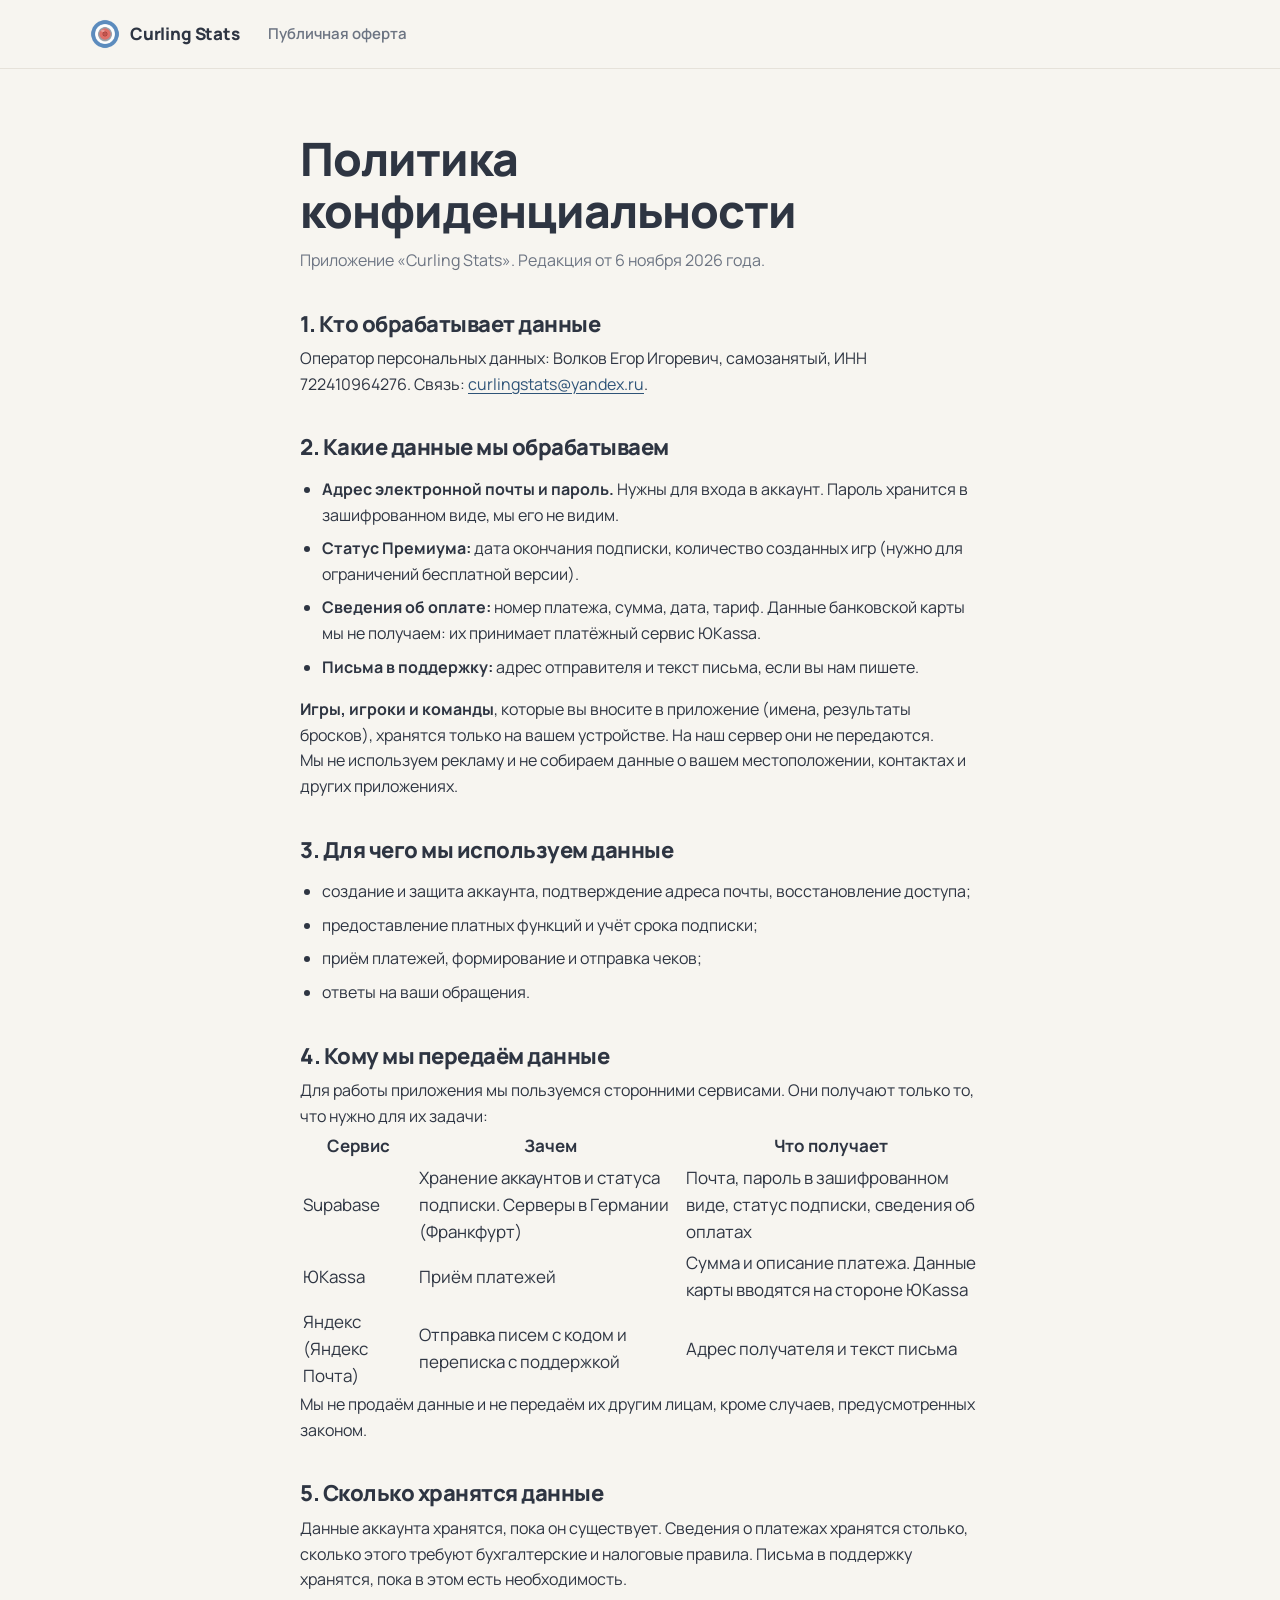
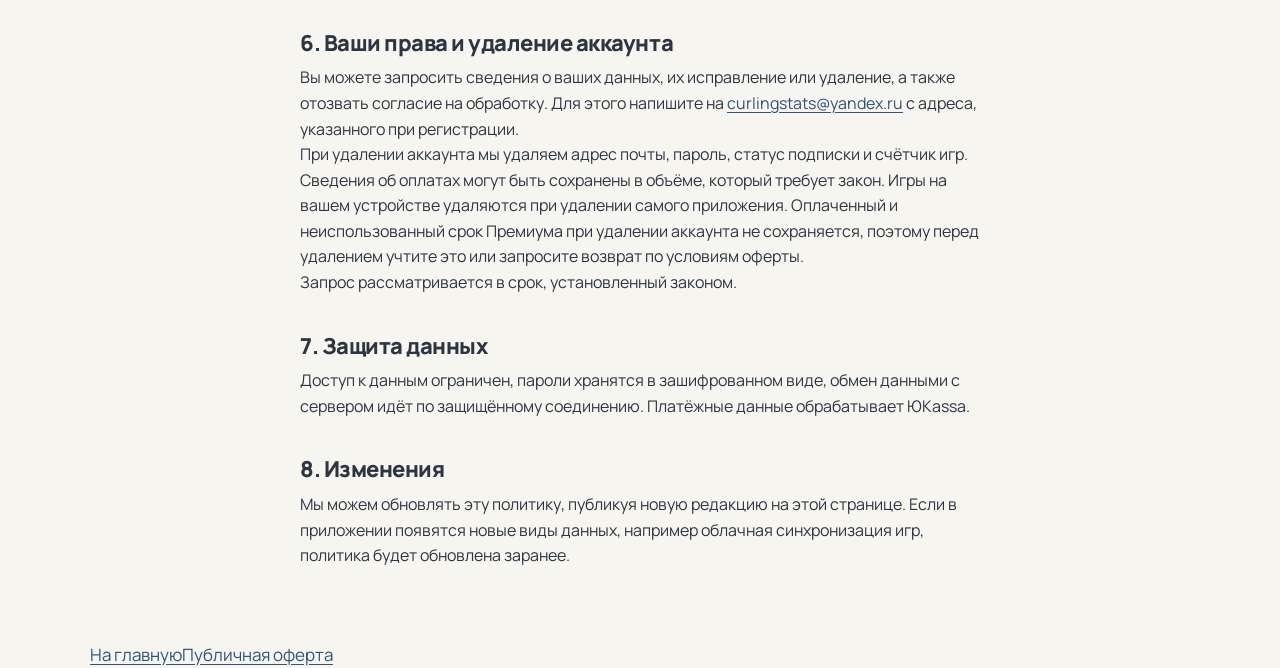
<file: privacy.html>
<!DOCTYPE html>
<html lang="ru">
<head>
<meta charset="utf-8">
<meta name="viewport" content="width=device-width, initial-scale=1">
<title>Политика конфиденциальности — Curling Stats</title>
<link rel="icon" href="/favicon.ico" sizes="any">
<link rel="icon" type="image/png" sizes="120x120" href="/assets/icon-120.png">
<link rel="icon" type="image/png" sizes="192x192" href="/assets/icon-192.png">
<link rel="stylesheet" href="style.css">
</head>
<body>
<nav class="top"><div class="wrap"><a class="brand" href="index.html"><img src="assets/icon-96.png" alt="" width="30" height="30">Curling Stats</a><a href="offer.html">Публичная оферта</a></div></nav>
<main class="legal"><div class="wrap">

<h1>Политика конфиденциальности</h1>
<p class="muted">Приложение «Curling Stats». Редакция от 6 ноября 2026 года.</p>

<h2>1. Кто обрабатывает данные</h2>
<p>Оператор персональных данных: Волков Егор Игоревич, самозанятый, ИНН 722410964276. Связь: <a href="mailto:curlingstats@yandex.ru">curlingstats@yandex.ru</a>.</p>

<h2>2. Какие данные мы обрабатываем</h2>
<ul>
  <li><b>Адрес электронной почты и пароль.</b> Нужны для входа в аккаунт. Пароль хранится в зашифрованном виде, мы его не видим.</li>
  <li><b>Статус Премиума:</b> дата окончания подписки, количество созданных игр (нужно для ограничений бесплатной версии).</li>
  <li><b>Сведения об оплате:</b> номер платежа, сумма, дата, тариф. Данные банковской карты мы не получаем: их принимает платёжный сервис ЮKassa.</li>
  <li><b>Письма в поддержку:</b> адрес отправителя и текст письма, если вы нам пишете.</li>
</ul>
<p><b>Игры, игроки и команды</b>, которые вы вносите в приложение (имена, результаты бросков), хранятся только на вашем устройстве. На наш сервер они не передаются.</p>
<p>Мы не используем рекламу и не собираем данные о вашем местоположении, контактах и других приложениях.</p>

<h2>3. Для чего мы используем данные</h2>
<ul>
  <li>создание и защита аккаунта, подтверждение адреса почты, восстановление доступа;</li>
  <li>предоставление платных функций и учёт срока подписки;</li>
  <li>приём платежей, формирование и отправка чеков;</li>
  <li>ответы на ваши обращения.</li>
</ul>

<h2>4. Кому мы передаём данные</h2>
<p>Для работы приложения мы пользуемся сторонними сервисами. Они получают только то, что нужно для их задачи:</p>
<table>
  <tr><th>Сервис</th><th>Зачем</th><th>Что получает</th></tr>
  <tr><td>Supabase</td><td>Хранение аккаунтов и статуса подписки. Серверы в Германии (Франкфурт)</td><td>Почта, пароль в зашифрованном виде, статус подписки, сведения об оплатах</td></tr>
  <tr><td>ЮKassa</td><td>Приём платежей</td><td>Сумма и описание платежа. Данные карты вводятся на стороне ЮKassa</td></tr>
  <tr><td>Яндекс (Яндекс Почта)</td><td>Отправка писем с кодом и переписка с поддержкой</td><td>Адрес получателя и текст письма</td></tr>
</table>
<p>Мы не продаём данные и не передаём их другим лицам, кроме случаев, предусмотренных законом.</p>

<h2>5. Сколько хранятся данные</h2>
<p>Данные аккаунта хранятся, пока он существует. Сведения о платежах хранятся столько, сколько этого требуют бухгалтерские и налоговые правила. Письма в поддержку хранятся, пока в этом есть необходимость.</p>

<h2>6. Ваши права и удаление аккаунта</h2>
<p>Вы можете запросить сведения о ваших данных, их исправление или удаление, а также отозвать согласие на обработку. Для этого напишите на <a href="mailto:curlingstats@yandex.ru">curlingstats@yandex.ru</a> с адреса, указанного при регистрации.</p>
<p>При удалении аккаунта мы удаляем адрес почты, пароль, статус подписки и счётчик игр. Сведения об оплатах могут быть сохранены в объёме, который требует закон. Игры на вашем устройстве удаляются при удалении самого приложения. Оплаченный и неиспользованный срок Премиума при удалении аккаунта не сохраняется, поэтому перед удалением учтите это или запросите возврат по условиям оферты.</p>
<p>Запрос рассматривается в срок, установленный законом.</p>

<h2>7. Защита данных</h2>
<p>Доступ к данным ограничен, пароли хранятся в зашифрованном виде, обмен данными с сервером идёт по защищённому соединению. Платёжные данные обрабатывает ЮKassa.</p>

<h2>8. Изменения</h2>
<p>Мы можем обновлять эту политику, публикуя новую редакцию на этой странице. Если в приложении появятся новые виды данных, например облачная синхронизация игр, политика будет обновлена заранее.</p>

</div></main>
<footer><div class="wrap"><a href="index.html">На главную</a><a href="offer.html">Публичная оферта</a></div></footer>
</body>
</html>
</file>
<file: style.css>
/* Curling Stats site. Colours come from lib/theme.dart in the app. */
@font-face { font-family:"Manrope"; font-style:normal; font-weight:200 800; font-display:swap;
  src:url("assets/fonts/manrope-cyrillic.woff2") format("woff2");
  unicode-range:U+0301,U+0400-045F,U+0490-0491,U+04B0-04B1,U+2116; }
@font-face { font-family:"Manrope"; font-style:normal; font-weight:200 800; font-display:swap;
  src:url("assets/fonts/manrope-latin.woff2") format("woff2");
  unicode-range:U+0000-00FF,U+0131,U+0152-0153,U+02BB-02BC,U+02C6,U+02DA,U+02DC,U+2000-206F,U+20AC,U+20BD,U+2122,U+2191,U+2193,U+2212,U+2215,U+FEFF,U+FFFD; }

:root {
  --bg:#F7F5F0; --surface:#FFFFFF; --line:#E6E2DA;
  --text:#2E3542; --soft:#6C7482; --deep:#2F5478; --deep-hover:#26476A;
  --ring:#A9C9E6; --ring-soft:#DCE8F3; --red:#E06F68; --yellow:#F3CC5C;
  --gutter:clamp(20px,4vw,40px); --max:1180px;
  --radius:22px;
  --shadow:0 1px 2px rgba(47,84,120,.06),0 18px 44px -18px rgba(47,84,120,.22);
}
*,*::before,*::after { box-sizing:border-box; }
html { scroll-behavior:smooth; scroll-padding-top:84px; -webkit-text-size-adjust:100%; }
body { margin:0; background:var(--bg); color:var(--text);
  font-family:"Manrope","Segoe UI",Roboto,Arial,sans-serif; font-size:17px; line-height:1.6;
  -webkit-font-smoothing:antialiased; }
img,canvas { display:block; max-width:100%; }
a { color:var(--deep); text-underline-offset:3px; }
h1,h2,h3 { margin:0; color:var(--text); letter-spacing:-.022em; line-height:1.12; font-weight:800; text-wrap:balance; }
p { margin:0; }
.wrap { max-width:var(--max); margin:0 auto; padding:0 var(--gutter); }
:focus-visible { outline:3px solid var(--ring); outline-offset:3px; border-radius:6px; }

/* Header */
.site-head { position:sticky; top:0; z-index:20; background:rgba(247,245,240,.9);
  -webkit-backdrop-filter:blur(12px); backdrop-filter:blur(12px); border-bottom:1px solid transparent; transition:border-color .2s; }
.site-head.scrolled { border-bottom-color:var(--line); }
.site-head .wrap { display:flex; align-items:center; gap:28px; height:68px; }
.brand { display:inline-flex; align-items:center; gap:10px; font-weight:800; font-size:17px; color:var(--text); text-decoration:none; letter-spacing:-.01em; white-space:nowrap; }
.brand img { width:30px; height:30px; border-radius:50%; }
.site-nav { display:flex; gap:24px; margin-left:auto; }
.site-nav a { color:var(--soft); font-size:15px; font-weight:600; text-decoration:none; transition:color .15s; }
.site-nav a:hover { color:var(--deep); }
.lang { display:inline-flex; gap:2px; font-size:13px; font-weight:800; }
.lang a,.lang span { padding:4px 8px; border-radius:8px; text-decoration:none; color:var(--soft); }
.lang span { background:var(--ring-soft); color:var(--deep); }

/* Buttons */
.btn { display:inline-flex; align-items:center; justify-content:center; gap:10px; min-height:58px; padding:0 30px;
  background:var(--deep); color:#fff; font-weight:800; font-size:17px; border-radius:16px; text-decoration:none;
  transition:background .15s,transform .15s; }
.btn:hover { background:var(--deep-hover); transform:translateY(-1px); }
.btn svg { width:20px; height:20px; flex:none; }

/* Hero */
.hero { padding:clamp(28px,5vw,64px) 0 clamp(56px,8vw,104px); }
.hero .wrap { display:grid; grid-template-columns:minmax(0,1.1fr) minmax(0,.9fr); gap:clamp(32px,6vw,84px); align-items:center; }
.hero h1 { font-size:clamp(44px,6.6vw,84px); line-height:1.02; letter-spacing:-.035em; }
.lead { margin-top:22px; font-size:clamp(18px,1.7vw,21px); line-height:1.5; color:var(--soft); max-width:30em; }
.cta { margin-top:34px; display:flex; flex-wrap:wrap; align-items:center; gap:14px 20px; }
.soon { font-size:15px; font-weight:700; color:var(--soft); }
.fine { margin-top:16px; font-size:14px; color:var(--soft); }
.hint { margin-top:6px; font-size:14px; color:var(--soft); max-width:36em; line-height:1.5; }

/* Live game panel in the hero */
.live { background:var(--surface); border:1px solid var(--line); border-radius:28px; padding:12px; box-shadow:var(--shadow); max-width:470px; margin-left:auto; width:100%; }
.live canvas { width:100%; aspect-ratio:142/158; border-radius:18px; background:#F3F8FC; }
.hud { padding:14px 10px 8px; }
.hud-top { font-size:14px; font-weight:700; color:var(--soft); }
.hud-row { margin-top:6px; display:flex; align-items:center; gap:10px; font-weight:700; font-size:16px; min-height:26px; }
.hud-row i { width:18px; height:18px; flex:none; border-radius:50%; border:3px solid #9BA1AA; background:var(--red); transition:background .2s; }
.rate { margin-top:12px; display:grid; grid-template-columns:repeat(5,1fr); gap:6px; }
.rate b { display:grid; place-items:center; height:42px; border-radius:11px; font-size:18px; font-weight:800; font-variant-numeric:tabular-nums; color:#3B4250; transition:background .25s,color .25s; }
.rate b:nth-child(1) { background:#F9E3E1; } .rate b:nth-child(2) { background:#FBEDE1; } .rate b:nth-child(3) { background:#FBF5E2; }
.rate b:nth-child(4) { background:#EEF6E6; } .rate b:nth-child(5) { background:#E2F2E9; }
.rate b.on { color:#fff; }
.rate b.on:nth-child(1) { background:#D9645C; } .rate b.on:nth-child(2) { background:#DE8A4C; } .rate b.on:nth-child(3) { background:#CFAE2E; color:#2E3542; }
.rate b.on:nth-child(4) { background:#7DB552; } .rate b.on:nth-child(5) { background:#3E9A6C; }

/* Chapters */
.section { padding:clamp(56px,8vw,112px) 0; }
.kicker { font-size:14px; font-weight:800; color:var(--deep); letter-spacing:.02em; }
.section-title { font-size:clamp(32px,4.4vw,54px); max-width:16em; }
.chapter { display:grid; grid-template-columns:repeat(12,minmax(0,1fr)); gap:clamp(24px,4vw,48px); align-items:center; padding:clamp(40px,7vw,96px) 0; border-top:1px solid var(--line); }
.chapter:first-of-type { border-top:0; padding-top:clamp(32px,5vw,56px); }
.chapter .text { grid-column:1 / span 5; }
.chapter .media { grid-column:7 / span 6; }
.chapter.flip .text { grid-column:8 / span 5; order:2; }
.chapter.flip .media { grid-column:1 / span 6; order:1; }
.chapter h3 { font-size:clamp(28px,3.2vw,42px); margin-top:10px; }
.chapter p { margin-top:16px; color:var(--soft); max-width:30em; }
.chapter ul { margin:20px 0 0; padding:0; list-style:none; }
.chapter li { padding:10px 0; border-top:1px solid var(--line); font-size:16px; font-weight:600; }
.chapter li:last-child { border-bottom:1px solid var(--line); }
.shot { border-radius:var(--radius); overflow:hidden; background:var(--surface); box-shadow:var(--shadow); border:1px solid var(--line); }
.shot img { width:100%; height:auto; }
.single .shot { max-width:400px; margin:0 auto; }
.pair { display:grid; grid-template-columns:1fr 1fr; gap:clamp(12px,2vw,24px); align-items:start; }
.pair .shot:last-child { margin-top:clamp(28px,5vw,64px); }

/* Everything else: a ruled list */
.also { display:grid; grid-template-columns:repeat(12,minmax(0,1fr)); gap:clamp(24px,4vw,48px); }
.also .head { grid-column:1 / span 4; }
.also dl { grid-column:6 / span 7; margin:0; }
.also dl div { display:grid; grid-template-columns:minmax(0,5fr) minmax(0,7fr); gap:6px 24px; padding:18px 0; border-top:1px solid var(--line); }
.also dl div:last-child { border-bottom:1px solid var(--line); }
.also dt { font-weight:800; }
.also dd { margin:0; color:var(--soft); font-size:16px; }

/* Pricing */
.band { background:var(--surface); border-top:1px solid var(--line); border-bottom:1px solid var(--line); }
.plans { display:grid; grid-template-columns:1fr 1.14fr 1fr; gap:16px; align-items:center; margin-top:44px; }
.plan { background:var(--bg); border-radius:var(--radius); padding:30px 26px; text-align:center; }
.plan span { display:block; font-weight:700; color:var(--soft); }
.plan strong { display:block; margin-top:10px; font-size:clamp(34px,3.6vw,44px); font-weight:800; letter-spacing:-.03em; line-height:1.1; font-variant-numeric:tabular-nums; white-space:nowrap; }
.plan em { display:block; margin-top:8px; font-style:normal; font-size:15px; color:var(--soft); }
.plan.best { background:var(--deep); padding:44px 26px; }
.plan.best span,.plan.best em { color:#D5E2EE; }
.plan.best strong { color:#fff; font-size:clamp(40px,4.4vw,56px); }
.plan.best u { display:inline-block; margin-bottom:12px; padding:4px 12px; background:var(--yellow); color:#2E3542; border-radius:99px; font-size:13px; font-weight:800; text-decoration:none; }
.compare-wrap { display:grid; grid-template-columns:repeat(12,minmax(0,1fr)); gap:clamp(24px,4vw,48px); margin-top:clamp(40px,6vw,72px); }
.compare { grid-column:1 / span 7; width:100%; border-collapse:collapse; font-size:16px; }
.compare th,.compare td { padding:14px 12px 14px 0; text-align:left; border-bottom:1px solid var(--line); }
.compare th { font-size:14px; color:var(--soft); font-weight:700; }
.compare tbody td { font-weight:700; font-variant-numeric:tabular-nums; }
.compare tbody td:first-child { font-weight:500; }
.steps { grid-column:9 / span 4; }
.steps h3 { font-size:18px; letter-spacing:-.01em; }
.steps ol { margin:0; padding:0; list-style:none; counter-reset:s; }
.steps li { position:relative; padding-left:34px; margin-top:14px; font-size:15px; color:var(--soft); line-height:1.5; counter-increment:s; }
.steps li::before { content:counter(s); position:absolute; left:0; top:0; width:24px; height:24px; display:grid; place-items:center; border-radius:50%; background:var(--ring-soft); color:var(--deep); font-size:13px; font-weight:800; }
.pay-note { margin-top:28px; font-size:14px; color:var(--soft); max-width:60em; }

/* Terms and contacts */
.terms { display:grid; grid-template-columns:repeat(12,minmax(0,1fr)); gap:clamp(24px,4vw,48px); }
.terms > div { grid-column:span 6; }
.terms h2 { font-size:clamp(24px,2.4vw,30px); margin-bottom:16px; }
.terms p { font-size:16px; color:var(--soft); margin-top:12px; }
.terms p b { color:var(--text); }
.mail { font-size:clamp(20px,2.2vw,26px); font-weight:800; text-decoration:none; word-break:break-word; }

/* Footer */
.site-foot { border-top:1px solid var(--line); padding:26px 0 34px; font-size:14px; color:var(--soft); }
.site-foot .wrap { display:flex; flex-wrap:wrap; gap:10px 24px; align-items:center; justify-content:space-between; }
.site-foot nav { display:flex; flex-wrap:wrap; gap:8px 22px; }
.site-foot a { color:var(--soft); }
.site-foot a:hover { color:var(--deep); }

/* Legal pages */
.legal { padding:clamp(28px,5vw,64px) 0 72px; }
.legal .wrap { max-width:760px; }
.legal h1 { font-size:clamp(32px,4.4vw,46px); margin-bottom:12px; }
.legal h2 { font-size:22px; margin:38px 0 10px; }
.legal p,.legal li { font-size:16px; }
.legal ol,.legal ul { padding-left:22px; }
.legal li { margin:8px 0; }
.muted { color:var(--soft); font-size:15px; }
nav.top { position:sticky; top:0; z-index:20; background:rgba(247,245,240,.92); -webkit-backdrop-filter:blur(12px); backdrop-filter:blur(12px); border-bottom:1px solid var(--line); }
nav.top .wrap { display:flex; flex-wrap:wrap; align-items:center; gap:8px 28px; min-height:68px; }
nav.top a:not(.brand) { color:var(--soft); font-size:15px; font-weight:600; text-decoration:none; }
nav.top a:not(.brand):hover { color:var(--deep); }

/* Scroll-in, only when JS runs */
.js .reveal { opacity:0; transform:translateY(16px); transition:opacity .6s ease,transform .6s ease; }
.js .reveal.in { opacity:1; transform:none; }

@media (max-width:980px) {
  .site-nav { display:none; }
  .lang { margin-left:auto; }
  .hero .wrap { grid-template-columns:minmax(0,1fr); }
  .live { margin:0 auto; }
  .chapter .text,.chapter.flip .text,.chapter .media,.chapter.flip .media { grid-column:1 / -1; order:0; }
  .also .head,.also dl,.compare,.steps,.terms > div { grid-column:1 / -1; }
}
@media (max-width:680px) {
  body { font-size:16px; }
  .btn { width:100%; }
  .plans { grid-template-columns:1fr; }
  .plan.best { order:-1; }
  .also dl div { grid-template-columns:1fr; }
  .pair { grid-template-columns:minmax(0,340px); justify-content:center; gap:20px; }
  .pair .shot:last-child { margin-top:0; }
  .site-foot .wrap { flex-direction:column; align-items:flex-start; }
}
@media (prefers-reduced-motion:reduce) {
  html { scroll-behavior:auto; }
  .js .reveal { opacity:1; transform:none; transition:none; }
  .btn { transition:none; }
}
</file>
